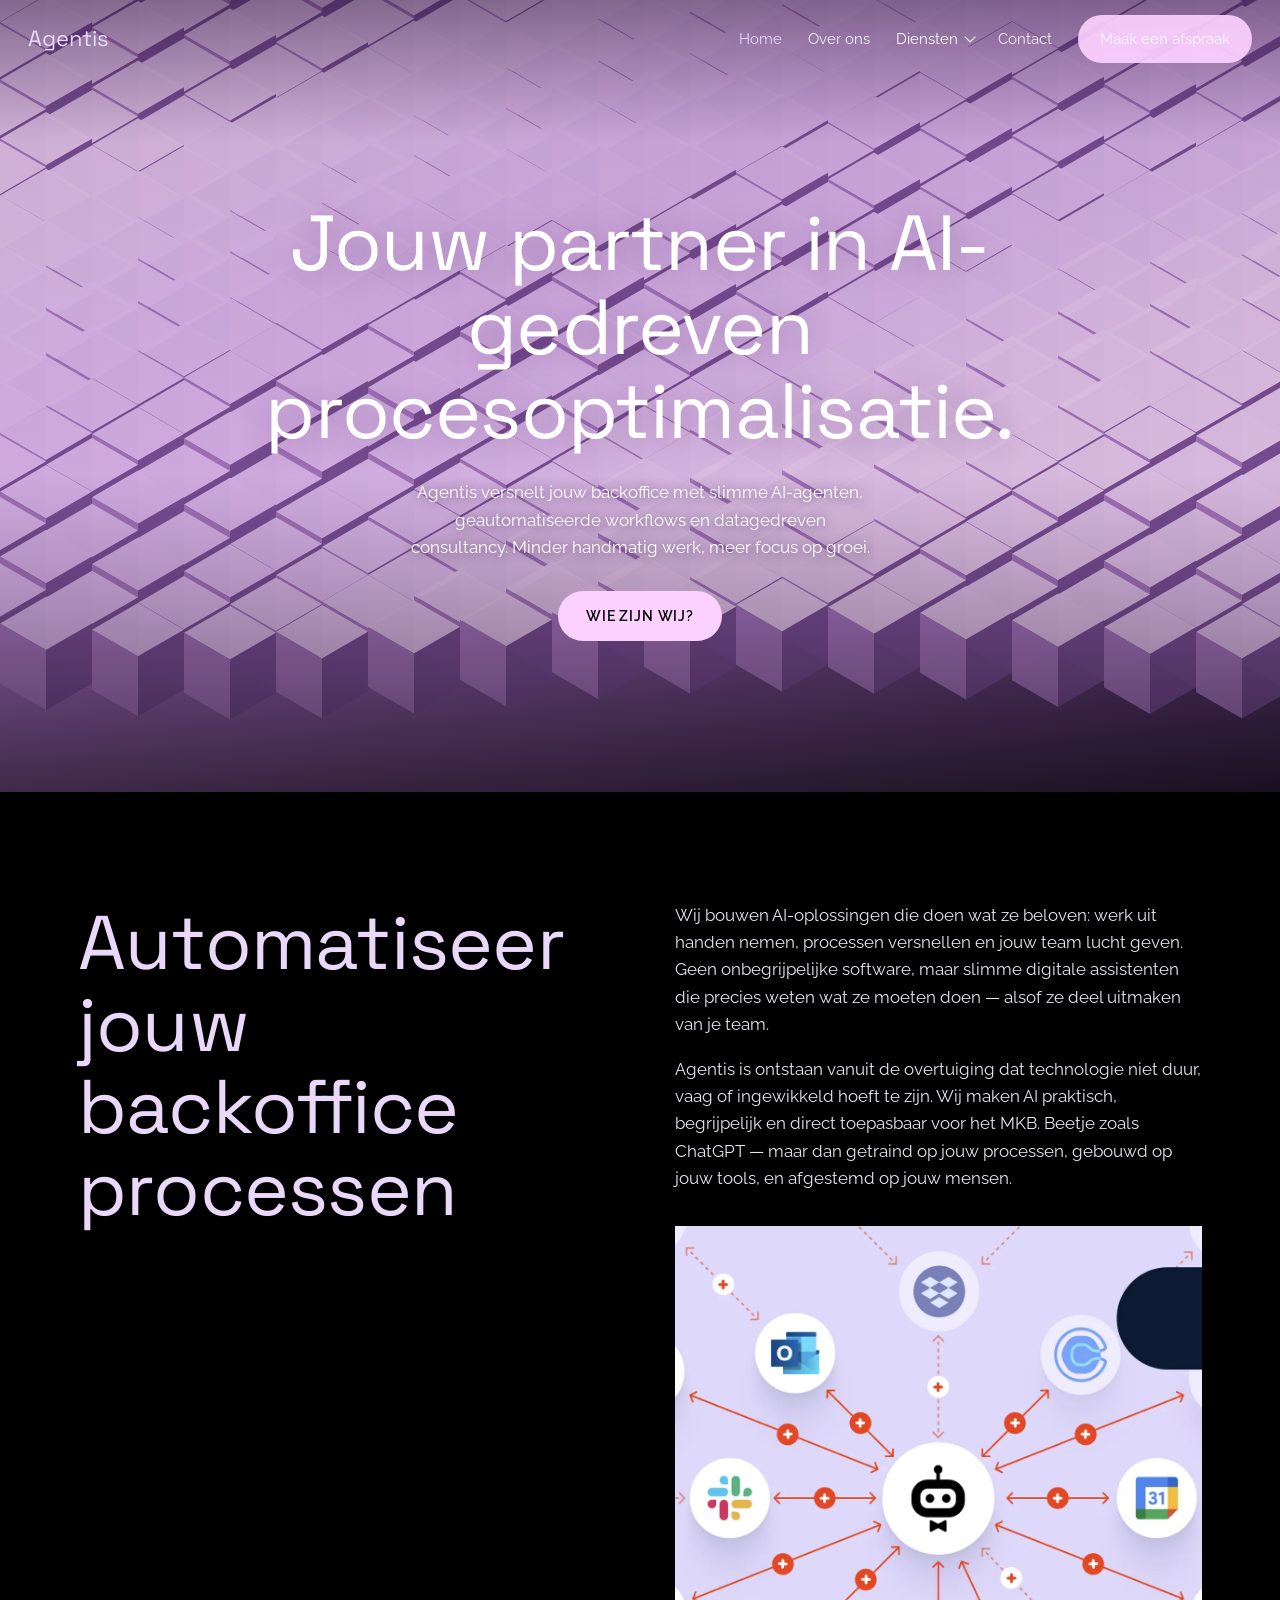
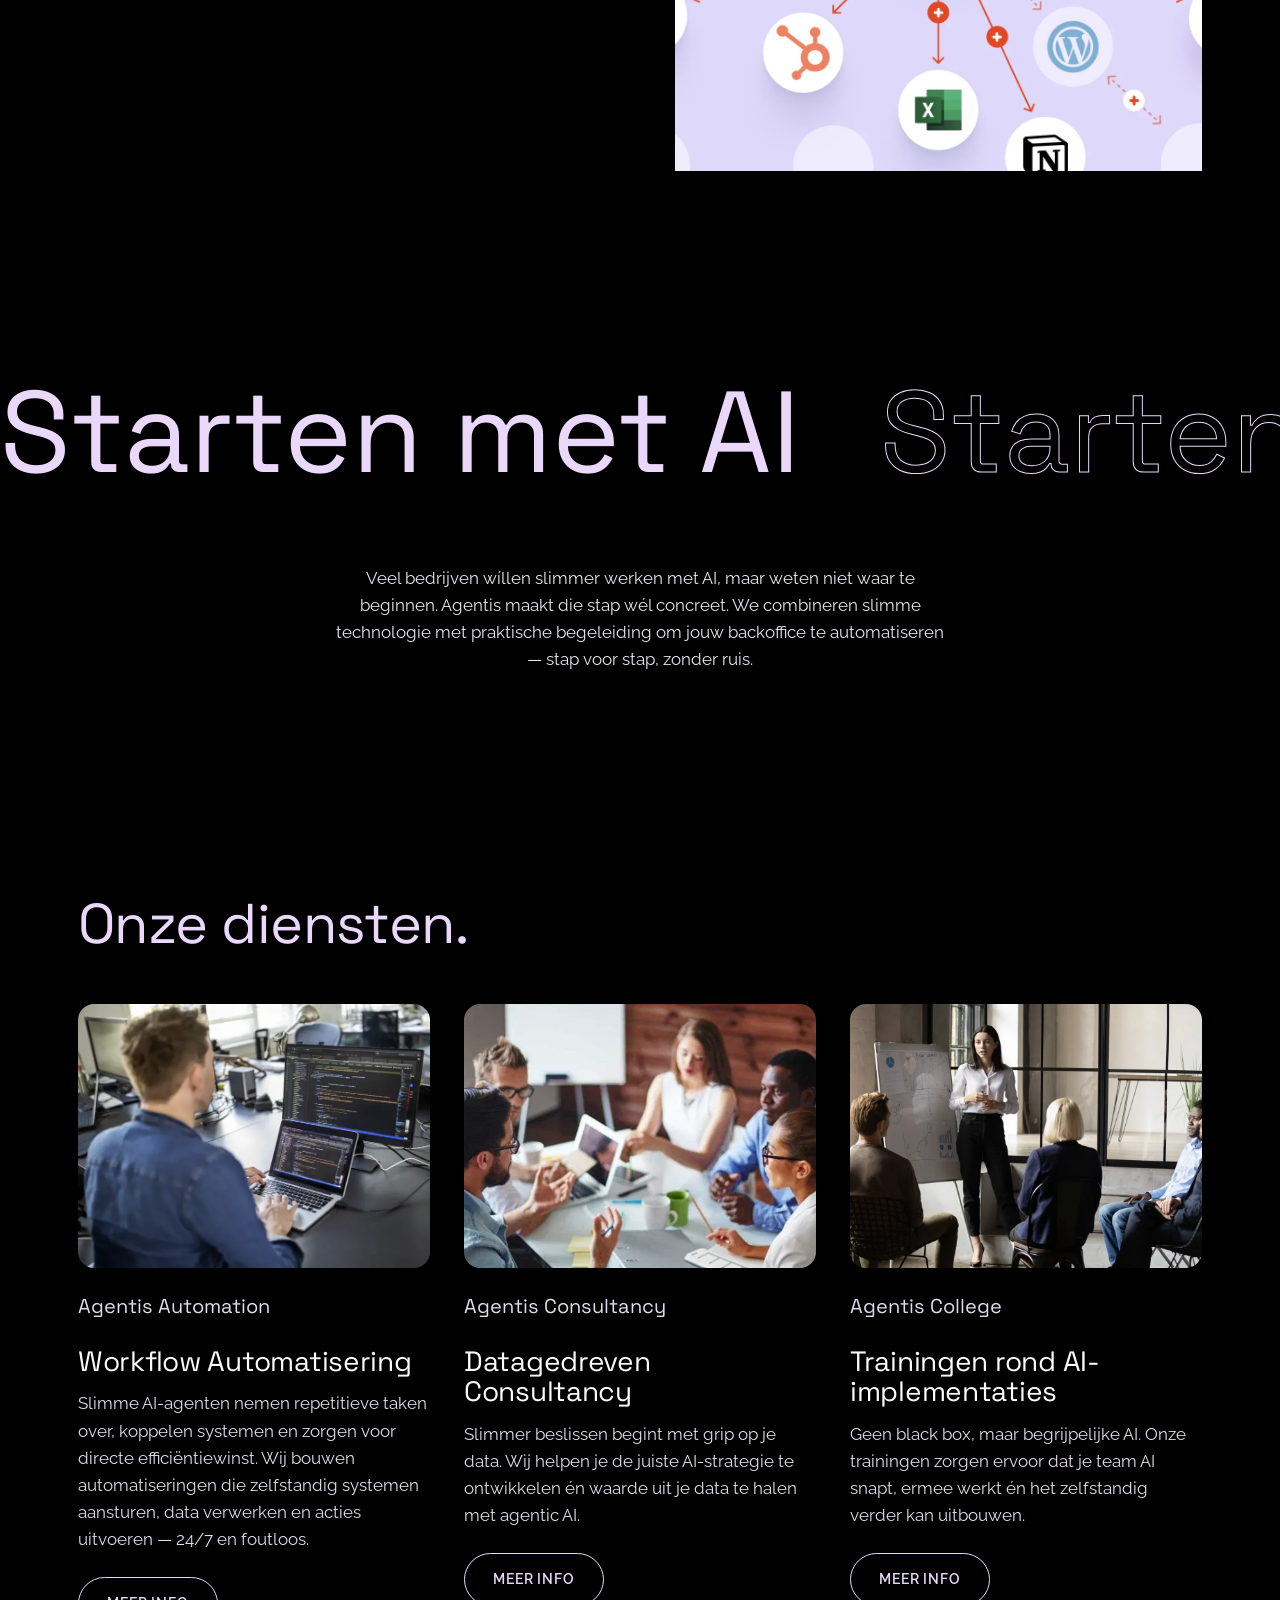
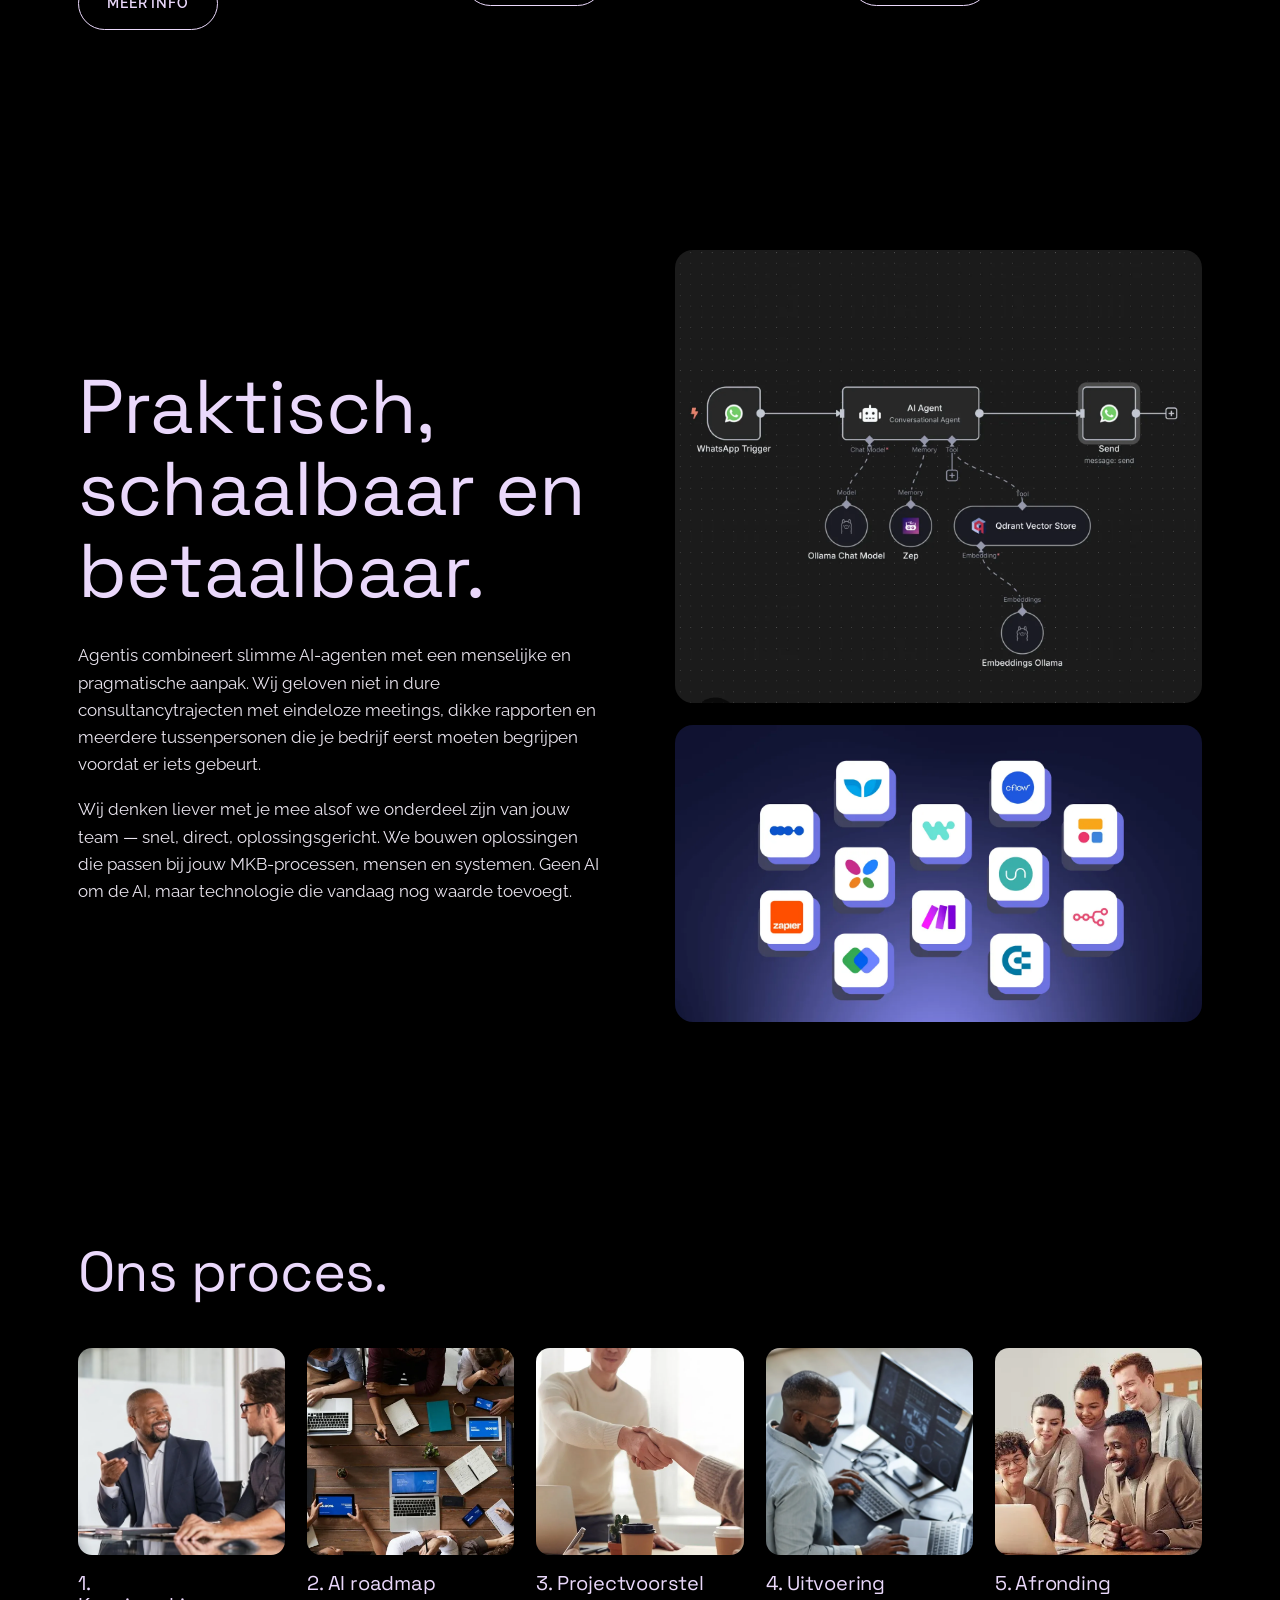
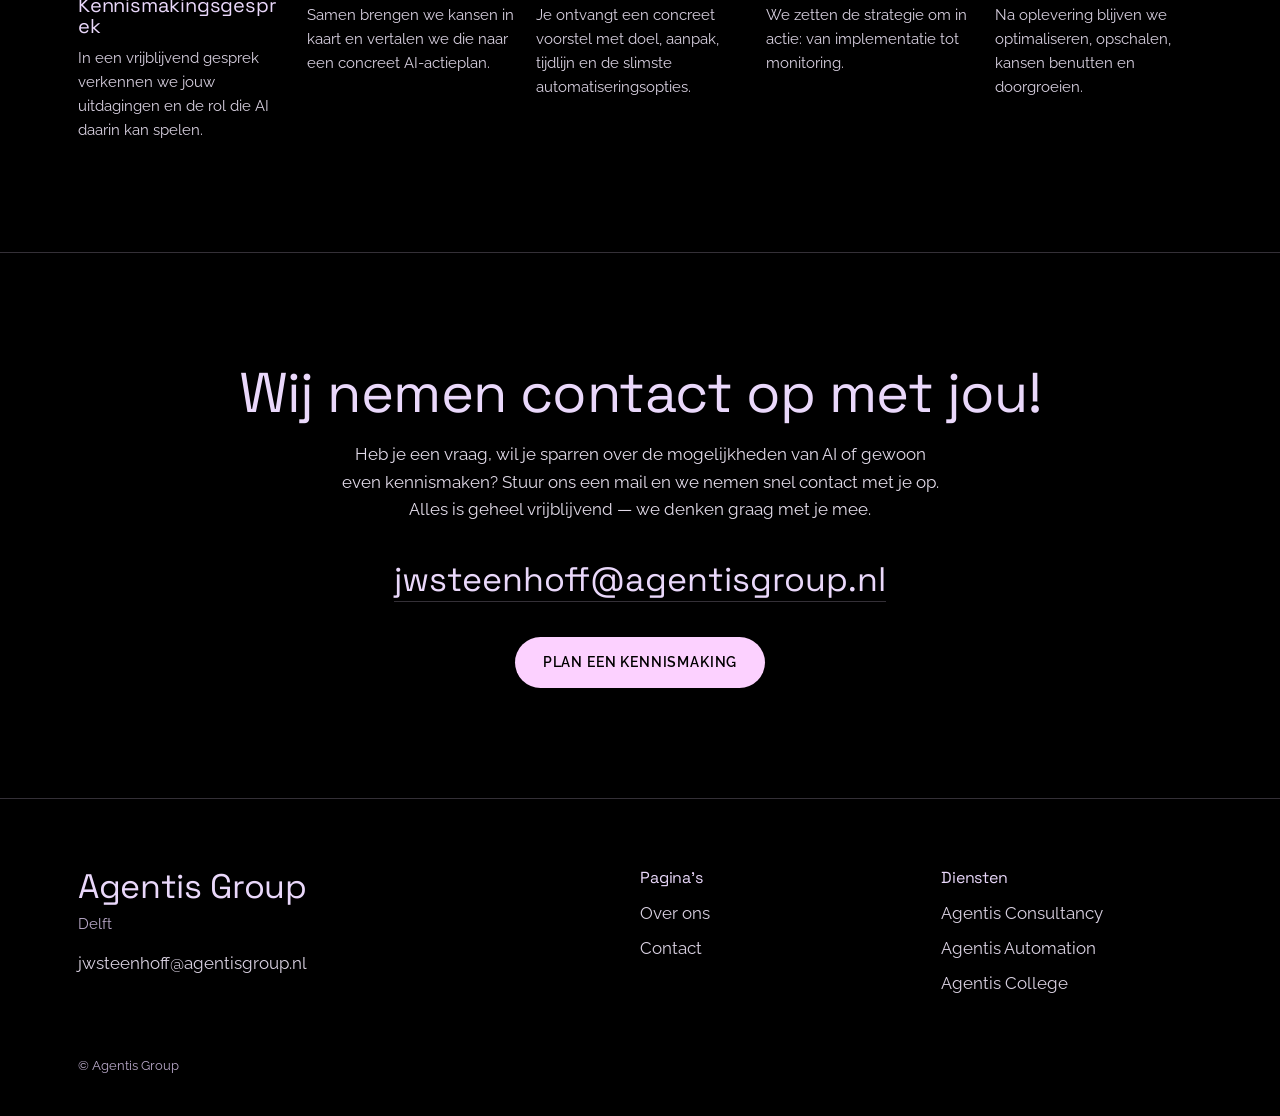
<file: index.html>
<!DOCTYPE html>
<html lang="nl"><head><meta charset="utf-8">
<meta name="viewport" content="width=device-width,initial-scale=1">
<title>Agentis</title>
<meta name="description" content="Agentis versnelt jouw backoffice met slimme AI-agenten, geautomatiseerde workflows en datagedreven consultancy.">
<meta property="og:title" content="Agentis"><meta property="og:description" content="Agentis versnelt jouw backoffice met slimme AI-agenten, geautomatiseerde workflows en datagedreven consultancy.">
<link rel="icon" href="/assets/favicon.svg" type="image/svg+xml">
<link rel="preconnect" href="https://fonts.googleapis.com"><link rel="preconnect" href="https://fonts.gstatic.com" crossorigin>
<link href="https://fonts.googleapis.com/css2?family=Raleway:wght@400;500;600&family=Space+Grotesk:wght@400;500&display=swap" rel="stylesheet">
<link rel="stylesheet" href="/assets/style.css">
</head><body>
<header class="site-header"><div class="wrap">
<a class="logo" href="/">Agentis</a>
<button class="burger" aria-label="Menu" aria-expanded="false"><span></span><span></span><span></span></button>
<nav class="main">
<a href="/" aria-current="page">Home</a>
<a href="/overons/">Over ons</a>
<div class="dropdown"><button type="button">Diensten</button><div class="menu">
<a href="/automation/">Agentis Automation</a>
<a href="/agentis-consultancy/">Agentis Consultancy</a>
<a href="/agentis-college/">Agentis College</a>
</div></div>
<a href="/contact/">Contact</a>
<a class="btn btn-nav" href="mailto:jwsteenhoff@agentisgroup.nl?subject=Kennismaking%20Agentis">Maak een afspraak</a>
</nav></div></header>
<main>

<section class="hero"><canvas id="iso" aria-hidden="true"></canvas><div class="wrap">
<h1>Jouw partner in AI-gedreven procesoptimalisatie.</h1>
<p>Agentis versnelt jouw backoffice met slimme AI-agenten, geautomatiseerde workflows en datagedreven consultancy. Minder handmatig werk, meer focus op groei.</p>
<a class="btn btn-pink" href="/overons/">Wie zijn wij?</a>
</div></section>

<section><div class="wrap split reveal">
<h2 class="big">Automatiseer jouw backoffice processen</h2>
<div class="prose">
<p>Wij bouwen AI-oplossingen die doen wat ze beloven: werk uit handen nemen, processen versnellen en jouw team lucht geven. Geen onbegrijpelijke software, maar slimme digitale assistenten die precies weten wat ze moeten doen — alsof ze deel uitmaken van je team.</p>
<p>Agentis is ontstaan vanuit de overtuiging dat technologie niet duur, vaag of ingewikkeld hoeft te zijn. Wij maken AI praktisch, begrijpelijk en direct toepasbaar voor het MKB. Beetje zoals ChatGPT — maar dan getraind op jouw processen, gebouwd op jouw tools, en afgestemd op jouw mensen.</p>
<div style="margin-top:34px"><img src="/img/home-01.webp" alt="AI-agent gekoppeld aan zakelijke tools" loading="lazy"></div>
</div></div></section>

<section style="padding-top:20px"><div class="marquee" aria-hidden="true"><div class="track">
<span>Starten met AI</span><span>Starten met AI</span><span>Starten met AI</span><span>Starten met AI</span><span>Starten met AI</span><span>Starten met AI</span><span>Starten met AI</span><span>Starten met AI</span>
</div></div>
<div class="wrap"><p class="lead-center reveal">Veel bedrijven wíllen slimmer werken met AI, maar weten niet waar te beginnen. Agentis maakt die stap wél concreet. We combineren slimme technologie met praktische begeleiding om jouw backoffice te automatiseren — stap voor stap, zonder ruis.</p></div></section>

<section><div class="wrap">
<h2 class="h2 reveal">Onze diensten.</h2>
<div class="cards">
<article class="card reveal"><img src="/img/home-02.webp" alt="Workflow automatisering" loading="lazy"><p class="eyebrow">Agentis Automation</p><h3>Workflow Automatisering</h3><p>Slimme AI-agenten nemen repetitieve taken over, koppelen systemen en zorgen voor directe efficiëntiewinst. Wij bouwen automatiseringen die zelfstandig systemen aansturen, data verwerken en acties uitvoeren — 24/7 en foutloos.</p><a class="btn btn-line" href="/automation/">Meer info</a></article>
<article class="card reveal"><img src="/img/home-03.webp" alt="Data-analyse op een scherm" loading="lazy"><p class="eyebrow">Agentis Consultancy</p><h3>Datagedreven Consultancy</h3><p>Slimmer beslissen begint met grip op je data. Wij helpen je de juiste AI-strategie te ontwikkelen én waarde uit je data te halen met agentic AI.</p><a class="btn btn-line" href="/agentis-consultancy/">Meer info</a></article>
<article class="card reveal"><img src="/img/home-04.webp" alt="Training over AI" loading="lazy"><p class="eyebrow">Agentis College</p><h3>Trainingen rond AI-implementaties</h3><p>Geen black box, maar begrijpelijke AI. Onze trainingen zorgen ervoor dat je team AI snapt, ermee werkt én het zelfstandig verder kan uitbouwen.</p><a class="btn btn-line" href="/agentis-college/">Meer info</a></article>
</div></div></section>

<section><div class="wrap split center reveal">
<div><h2 class="big" style="margin-bottom:30px">Praktisch, schaalbaar en betaalbaar.</h2>
<div class="prose"><p>Agentis combineert slimme AI-agenten met een menselijke en pragmatische aanpak. Wij geloven niet in dure consultancytrajecten met eindeloze meetings, dikke rapporten en meerdere tussenpersonen die je bedrijf eerst moeten begrijpen voordat er iets gebeurt.</p>
<p>Wij denken liever met je mee alsof we onderdeel zijn van jouw team — snel, direct, oplossingsgericht. We bouwen oplossingen die passen bij jouw MKB-processen, mensen en systemen. Geen AI om de AI, maar technologie die vandaag nog waarde toevoegt.</p></div></div>
<div style="display:grid;gap:22px"><img class="rounded" src="/img/home-05.webp" alt="Voorbeeld van een AI-workflow" loading="lazy"><img class="rounded" src="/img/home-06.webp" alt="Automatiseringstools" loading="lazy"></div>
</div></section>

<section><div class="wrap">
<h2 class="h2 reveal">Ons proces.</h2>
<div class="steps">
<div class="step reveal"><img src="/img/home-07.webp" alt="1. Kennismakingsgesprek" loading="lazy"><h3>1. Kennismakingsgesprek</h3><p>In een vrijblijvend gesprek verkennen we jouw uitdagingen en de rol die AI daarin kan spelen.</p></div><div class="step reveal"><img src="/img/home-08.webp" alt="2. AI roadmap" loading="lazy"><h3>2. AI roadmap</h3><p>Samen brengen we kansen in kaart en vertalen we die naar een concreet AI-actieplan.</p></div><div class="step reveal"><img src="/img/home-09.webp" alt="3. Projectvoorstel" loading="lazy"><h3>3. Projectvoorstel</h3><p>Je ontvangt een concreet voorstel met doel, aanpak, tijdlijn en de slimste automatiseringsopties.</p></div><div class="step reveal"><img src="/img/home-10.webp" alt="4. Uitvoering" loading="lazy"><h3>4. Uitvoering</h3><p>We zetten de strategie om in actie: van implementatie tot monitoring.</p></div><div class="step reveal"><img src="/img/home-11.webp" alt="5. Afronding" loading="lazy"><h3>5. Afronding</h3><p>Na oplevering blijven we optimaliseren, opschalen, kansen benutten en doorgroeien.</p></div>
</div></div></section>
<section class="cta"><div class="wrap reveal">
<h2 class="h2">Wij nemen contact op met jou!</h2><p>Heb je een vraag, wil je sparren over de mogelijkheden van AI of gewoon even kennismaken? Stuur ons een mail en we nemen snel contact met je op. Alles is geheel vrijblijvend — we denken graag met je mee.</p>
<a class="mail" href="mailto:jwsteenhoff@agentisgroup.nl">jwsteenhoff@agentisgroup.nl</a>
<div class="actions"><a class="btn btn-pink" href="mailto:jwsteenhoff@agentisgroup.nl?subject=Kennismaking%20Agentis">Plan een kennismaking</a></div>
</div></section>

</main>
<footer><div class="wrap"><div class="grid">
<div><h2>Agentis Group</h2><p class="note">Delft</p><p style="margin-top:14px"><a href="mailto:jwsteenhoff@agentisgroup.nl">jwsteenhoff@agentisgroup.nl</a></p></div>
<div><h4>Pagina’s</h4><ul><li><a href="/overons/">Over ons</a></li><li><a href="/contact/">Contact</a></li></ul></div>
<div><h4>Diensten</h4><ul><li><a href="/agentis-consultancy/">Agentis Consultancy</a></li><li><a href="/automation/">Agentis Automation</a></li><li><a href="/agentis-college/">Agentis College</a></li></ul></div>
</div><p class="legal">© Agentis Group</p></div></footer>
<script src="/assets/site.js"></script>
</body></html>
</file>
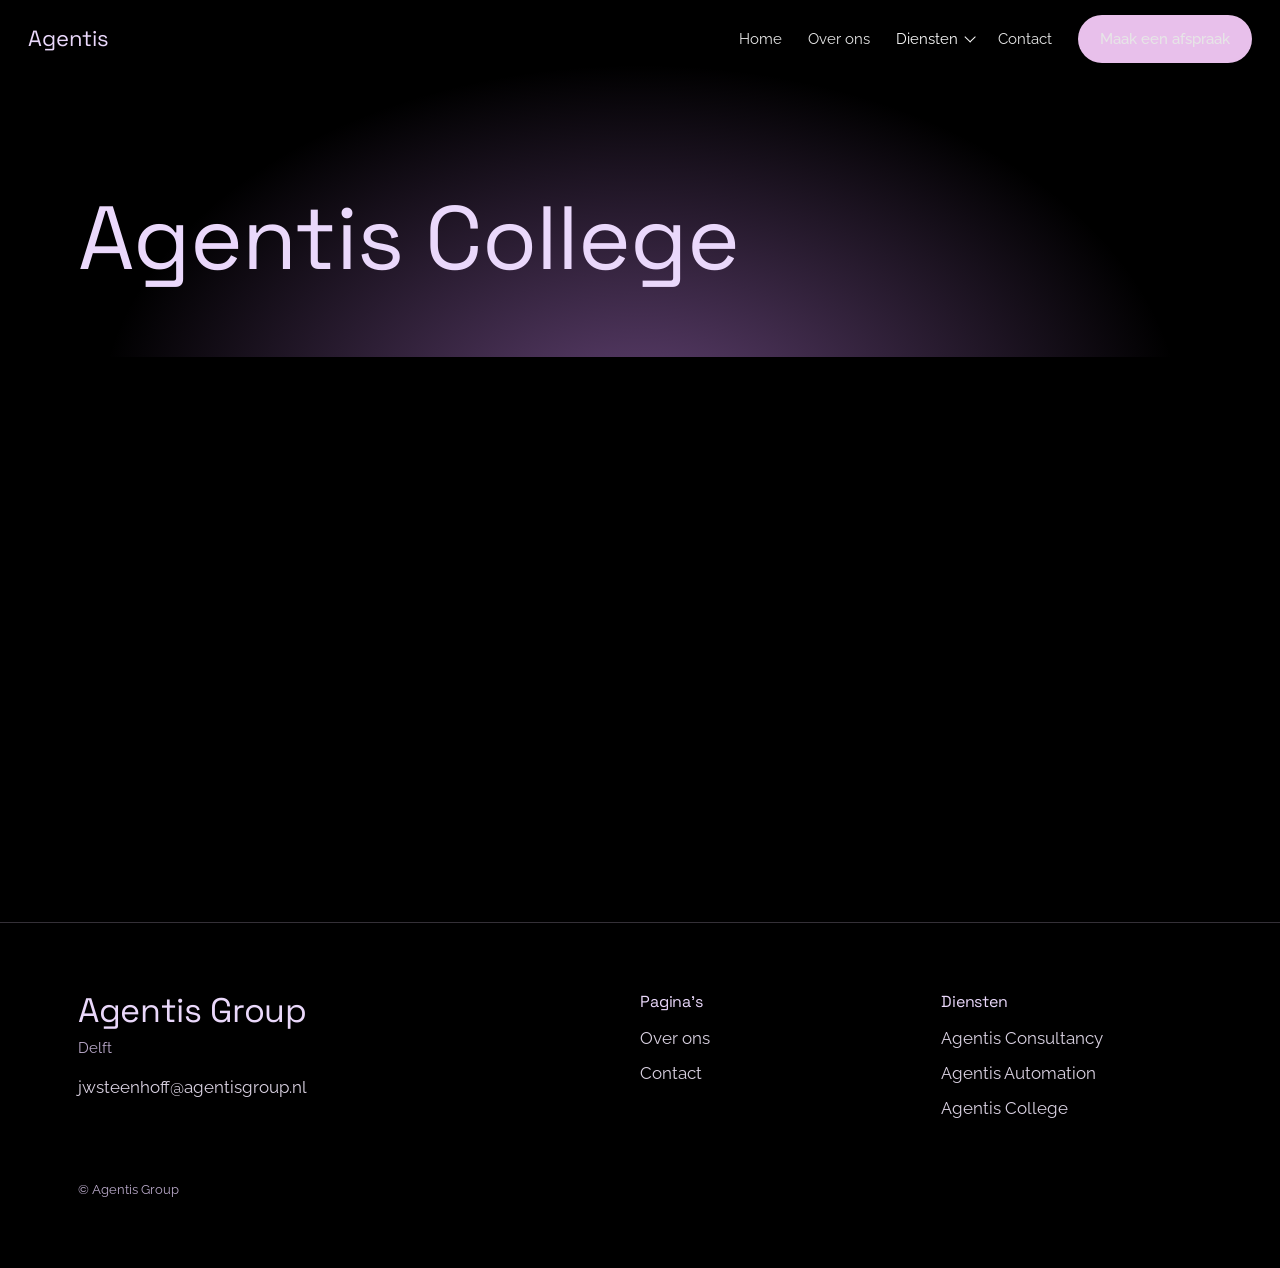
<file: agentis-collage/index.html>
<!DOCTYPE html><html lang="nl"><head><meta charset="utf-8"><title>Agentis</title>
<meta http-equiv="refresh" content="0; url=/agentis-college/"><link rel="canonical" href="/agentis-college/"></head>
<body><a href="/agentis-college/">Ga verder</a></body></html>
</file>
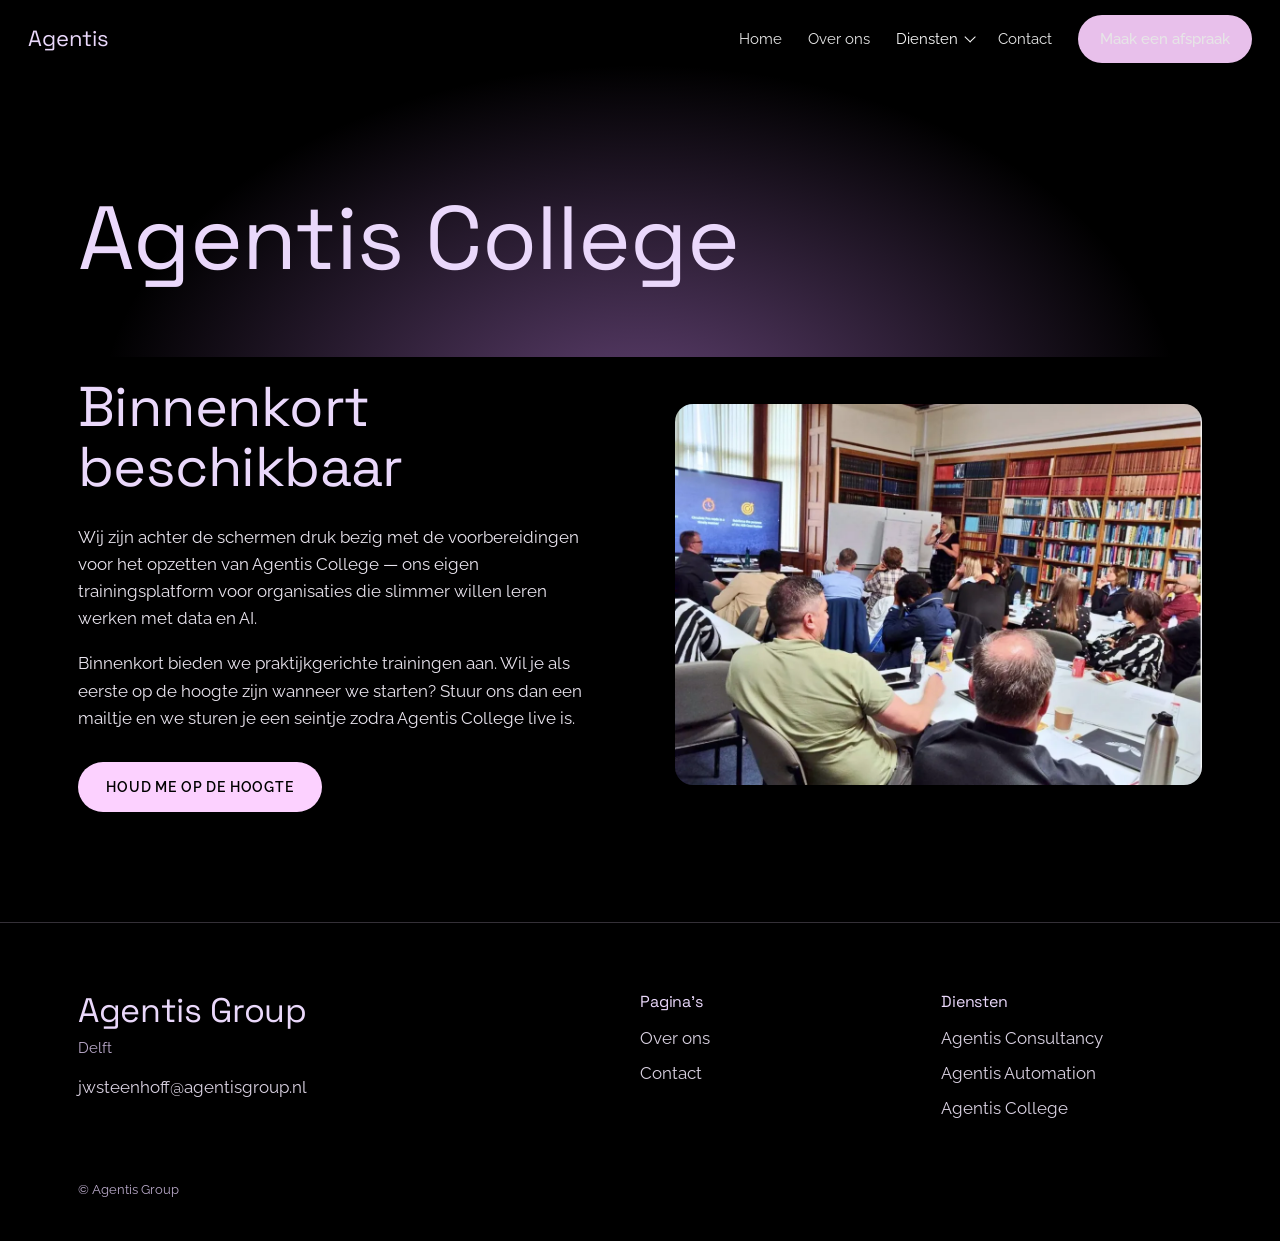
<file: agentis-college/index.html>
<!DOCTYPE html>
<html lang="nl"><head><meta charset="utf-8">
<meta name="viewport" content="width=device-width,initial-scale=1">
<title>Agentis College — Agentis</title>
<meta name="description" content="Praktijkgerichte trainingen over data en AI. Binnenkort beschikbaar.">
<meta property="og:title" content="Agentis College — Agentis"><meta property="og:description" content="Praktijkgerichte trainingen over data en AI. Binnenkort beschikbaar.">
<link rel="icon" href="/assets/favicon.svg" type="image/svg+xml">
<link rel="preconnect" href="https://fonts.googleapis.com"><link rel="preconnect" href="https://fonts.gstatic.com" crossorigin>
<link href="https://fonts.googleapis.com/css2?family=Raleway:wght@400;500;600&family=Space+Grotesk:wght@400;500&display=swap" rel="stylesheet">
<link rel="stylesheet" href="/assets/style.css">
</head><body>
<header class="site-header"><div class="wrap">
<a class="logo" href="/">Agentis</a>
<button class="burger" aria-label="Menu" aria-expanded="false"><span></span><span></span><span></span></button>
<nav class="main">
<a href="/">Home</a>
<a href="/overons/">Over ons</a>
<div class="dropdown"><button type="button">Diensten</button><div class="menu">
<a href="/automation/">Agentis Automation</a>
<a href="/agentis-consultancy/">Agentis Consultancy</a>
<a href="/agentis-college/" aria-current="page">Agentis College</a>
</div></div>
<a href="/contact/">Contact</a>
<a class="btn btn-nav" href="mailto:jwsteenhoff@agentisgroup.nl?subject=Kennismaking%20Agentis">Maak een afspraak</a>
</nav></div></header>
<main>

<section class="page-hero"><div class="wrap"><h1>Agentis College</h1></div></section>
<section style="padding-top:20px"><div class="wrap split center reveal">
<div><h2 class="h2">Binnenkort beschikbaar</h2><div class="prose">
<p>Wij zijn achter de schermen druk bezig met de voorbereidingen voor het opzetten van Agentis College — ons eigen trainingsplatform voor organisaties die slimmer willen leren werken met data en AI.</p>
<p>Binnenkort bieden we praktijkgerichte trainingen aan. Wil je als eerste op de hoogte zijn wanneer we starten? Stuur ons dan een mailtje en we sturen je een seintje zodra Agentis College live is.</p></div>
<div style="margin-top:30px"><a class="btn btn-pink" href="mailto:jwsteenhoff@agentisgroup.nl?subject=Agentis%20College%20%E2%80%93%20houd%20me%20op%20de%20hoogte">Houd me op de hoogte</a></div></div>
<img class="rounded" src="/img/agentis-college-01.webp" alt="Training in een collegezaal" loading="lazy">
</div></section>

</main>
<footer><div class="wrap"><div class="grid">
<div><h2>Agentis Group</h2><p class="note">Delft</p><p style="margin-top:14px"><a href="mailto:jwsteenhoff@agentisgroup.nl">jwsteenhoff@agentisgroup.nl</a></p></div>
<div><h4>Pagina’s</h4><ul><li><a href="/overons/">Over ons</a></li><li><a href="/contact/">Contact</a></li></ul></div>
<div><h4>Diensten</h4><ul><li><a href="/agentis-consultancy/">Agentis Consultancy</a></li><li><a href="/automation/">Agentis Automation</a></li><li><a href="/agentis-college/">Agentis College</a></li></ul></div>
</div><p class="legal">© Agentis Group</p></div></footer>
<script src="/assets/site.js"></script>
</body></html>
</file>
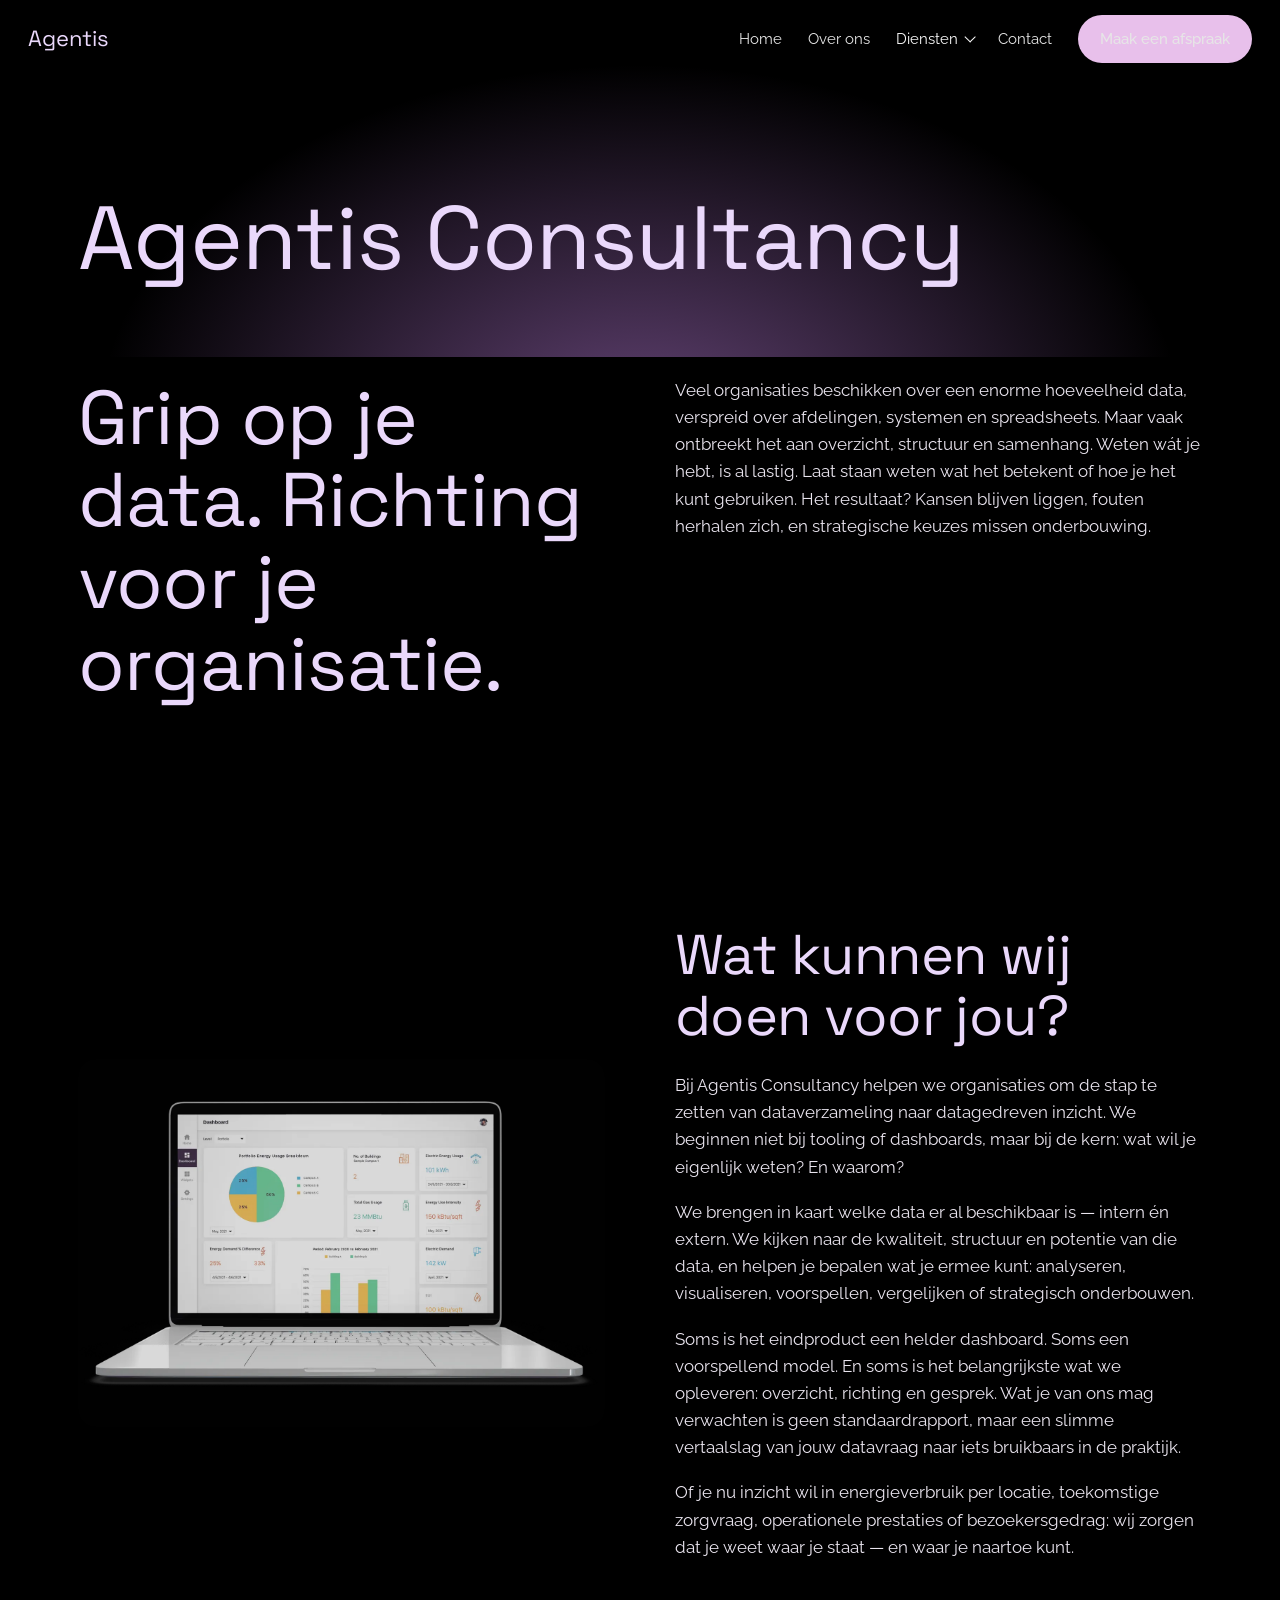
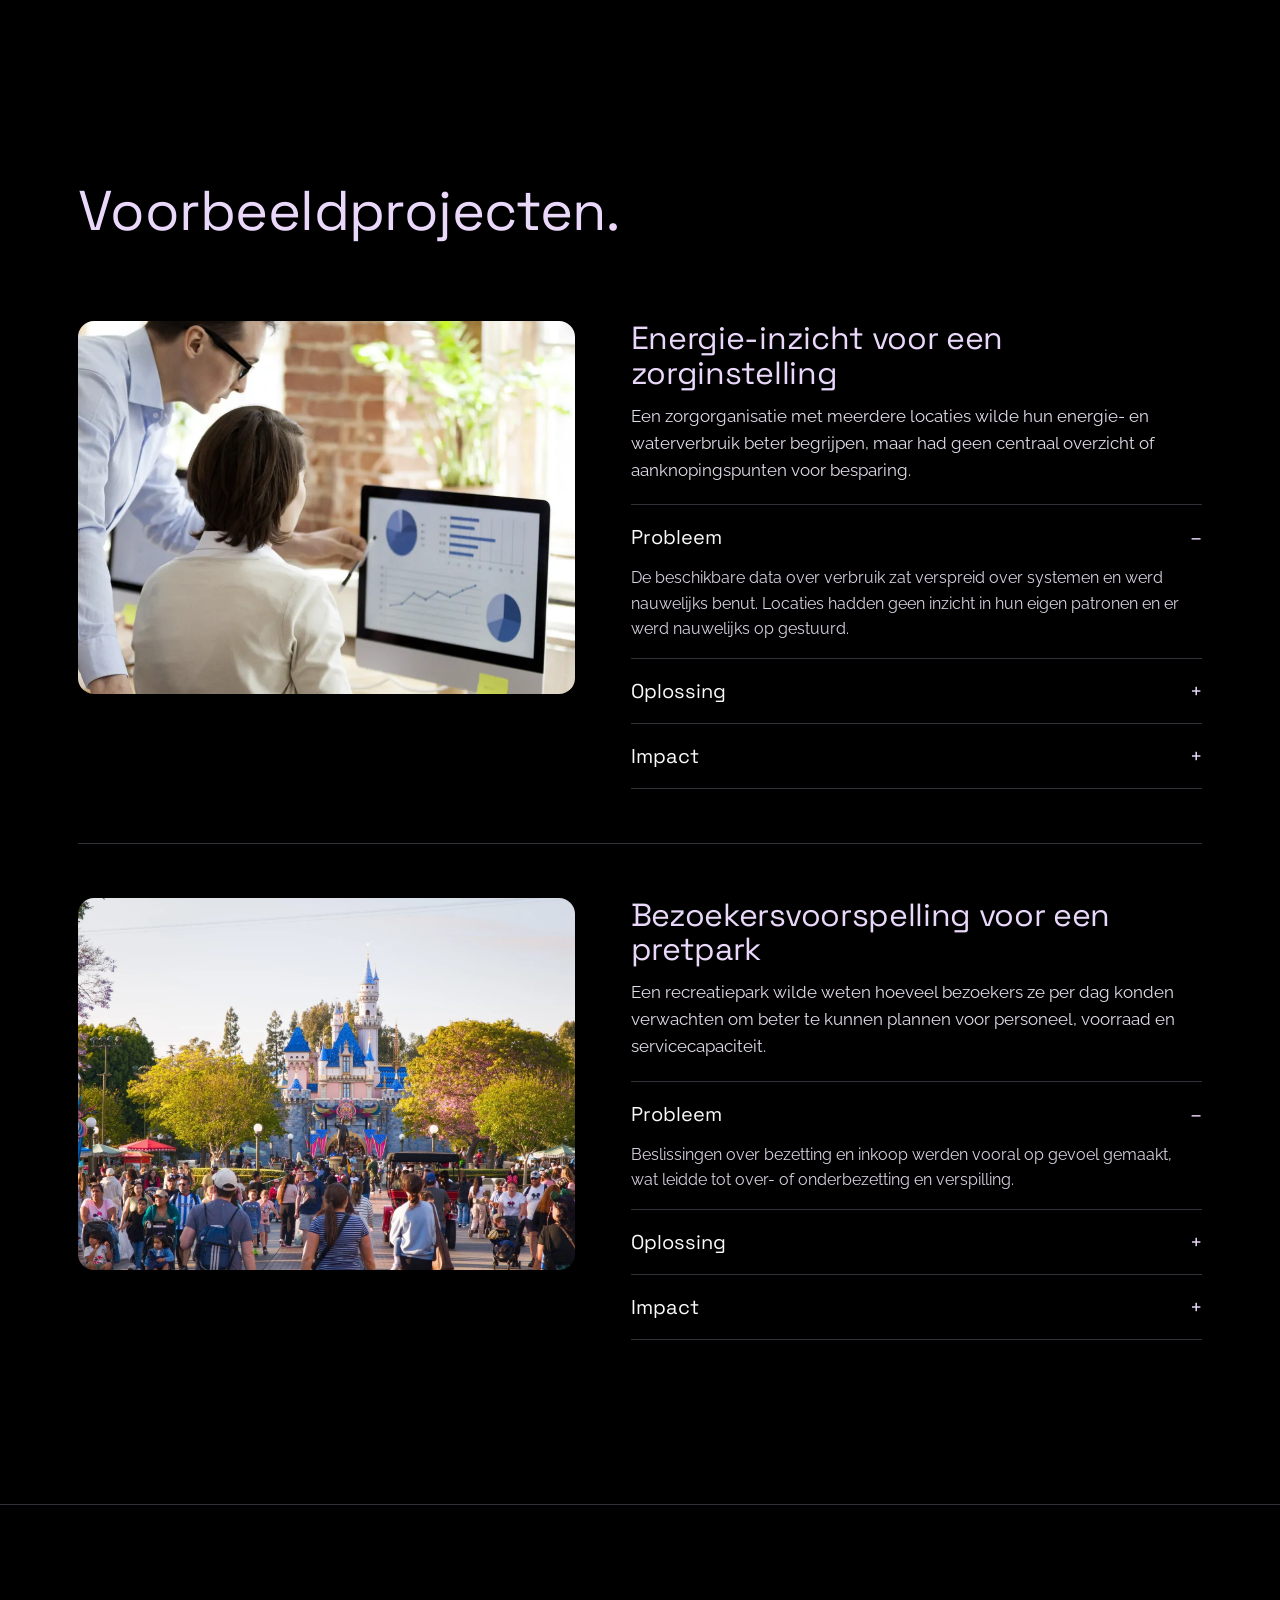
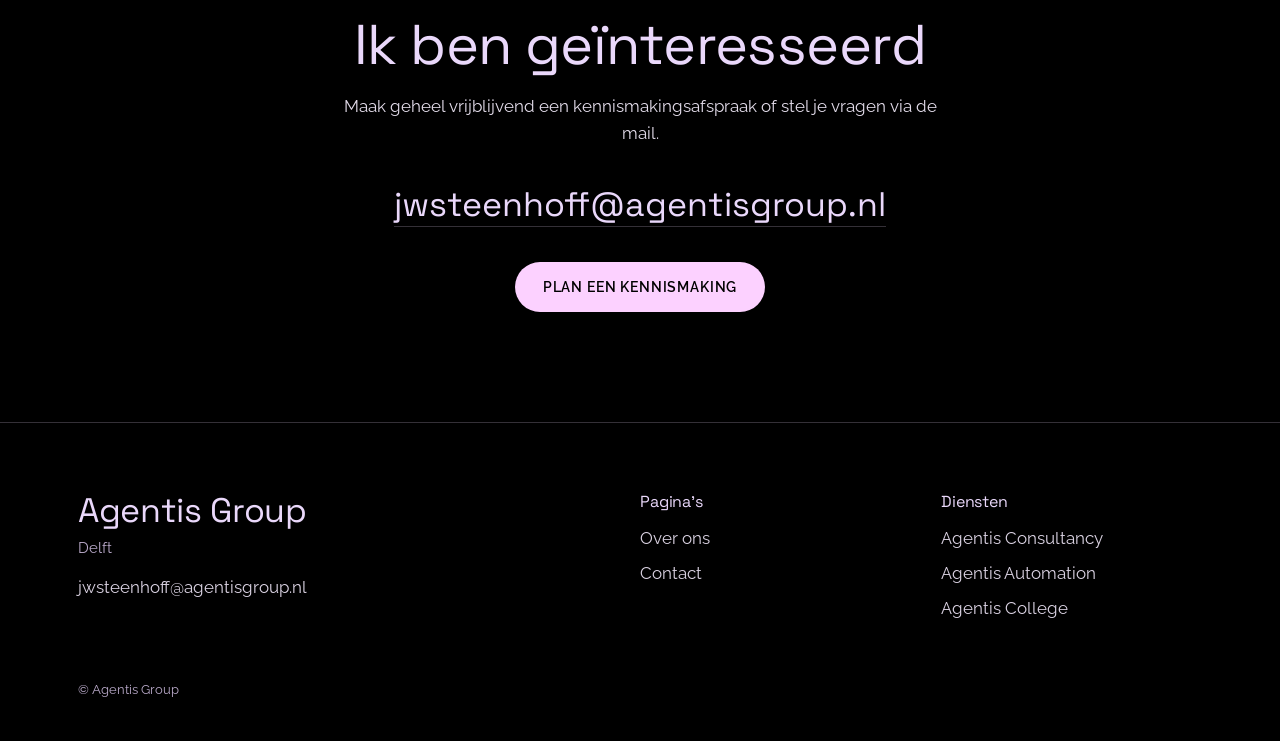
<file: agentis-consultancy/index.html>
<!DOCTYPE html>
<html lang="nl"><head><meta charset="utf-8">
<meta name="viewport" content="width=device-width,initial-scale=1">
<title>Agentis Consultancy — Agentis</title>
<meta name="description" content="Grip op je data, richting voor je organisatie.">
<meta property="og:title" content="Agentis Consultancy — Agentis"><meta property="og:description" content="Grip op je data, richting voor je organisatie.">
<link rel="icon" href="/assets/favicon.svg" type="image/svg+xml">
<link rel="preconnect" href="https://fonts.googleapis.com"><link rel="preconnect" href="https://fonts.gstatic.com" crossorigin>
<link href="https://fonts.googleapis.com/css2?family=Raleway:wght@400;500;600&family=Space+Grotesk:wght@400;500&display=swap" rel="stylesheet">
<link rel="stylesheet" href="/assets/style.css">
</head><body>
<header class="site-header"><div class="wrap">
<a class="logo" href="/">Agentis</a>
<button class="burger" aria-label="Menu" aria-expanded="false"><span></span><span></span><span></span></button>
<nav class="main">
<a href="/">Home</a>
<a href="/overons/">Over ons</a>
<div class="dropdown"><button type="button">Diensten</button><div class="menu">
<a href="/automation/">Agentis Automation</a>
<a href="/agentis-consultancy/" aria-current="page">Agentis Consultancy</a>
<a href="/agentis-college/">Agentis College</a>
</div></div>
<a href="/contact/">Contact</a>
<a class="btn btn-nav" href="mailto:jwsteenhoff@agentisgroup.nl?subject=Kennismaking%20Agentis">Maak een afspraak</a>
</nav></div></header>
<main>

<section class="page-hero"><div class="wrap"><h1>Agentis Consultancy</h1></div></section>
<section style="padding-top:20px"><div class="wrap split reveal">
<h2 class="big">Grip op je data. Richting voor je organisatie.</h2>
<div class="prose"><p>Veel organisaties beschikken over een enorme hoeveelheid data, verspreid over afdelingen, systemen en spreadsheets. Maar vaak ontbreekt het aan overzicht, structuur en samenhang. Weten wát je hebt, is al lastig. Laat staan weten wat het betekent of hoe je het kunt gebruiken. Het resultaat? Kansen blijven liggen, fouten herhalen zich, en strategische keuzes missen onderbouwing.</p></div>
</div></section>

<section><div class="wrap split center reveal">
<img class="rounded" src="/img/agentis-consultancy-01.webp" alt="Dashboard op een laptop" loading="lazy">
<div><h2 class="h2">Wat kunnen wij doen voor jou?</h2><div class="prose">
<p>Bij Agentis Consultancy helpen we organisaties om de stap te zetten van dataverzameling naar datagedreven inzicht. We beginnen niet bij tooling of dashboards, maar bij de kern: wat wil je eigenlijk weten? En waarom?</p>
<p>We brengen in kaart welke data er al beschikbaar is — intern én extern. We kijken naar de kwaliteit, structuur en potentie van die data, en helpen je bepalen wat je ermee kunt: analyseren, visualiseren, voorspellen, vergelijken of strategisch onderbouwen.</p>
<p>Soms is het eindproduct een helder dashboard. Soms een voorspellend model. En soms is het belangrijkste wat we opleveren: overzicht, richting en gesprek. Wat je van ons mag verwachten is geen standaardrapport, maar een slimme vertaalslag van jouw datavraag naar iets bruikbaars in de praktijk.</p>
<p>Of je nu inzicht wil in energieverbruik per locatie, toekomstige zorgvraag, operationele prestaties of bezoekersgedrag: wij zorgen dat je weet waar je staat — en waar je naartoe kunt.</p></div></div>
</div></section>

<section><div class="wrap">
<h2 class="h2 reveal">Voorbeeldprojecten.</h2>
<div class="project reveal"><img src="/img/agentis-consultancy-02.webp" alt="Energie-inzicht voor een zorginstelling" loading="lazy"><div><h3>Energie-inzicht voor een zorginstelling</h3><p>Een zorgorganisatie met meerdere locaties wilde hun energie- en waterverbruik beter begrijpen, maar had geen centraal overzicht of aanknopingspunten voor besparing.</p>
<details open><summary>Probleem</summary><p>De beschikbare data over verbruik zat verspreid over systemen en werd nauwelijks benut. Locaties hadden geen inzicht in hun eigen patronen en er werd nauwelijks op gestuurd.</p></details>
<details><summary>Oplossing</summary><p>We brachten eerst de huidige datasituatie in kaart. Vervolgens bouwden we een dashboard dat per locatie realtime inzicht geeft in water-, energie- en warmteverbruik, inclusief piekdetectie en slimme analyses.</p></details>
<details><summary>Impact</summary><p>Locaties kregen voor het eerst zicht op hun eigen verbruik en konden actief reageren. Het dashboard bracht inhoudelijke gesprekken op gang (“waarom die piek elke vrijdag om 12:00?”) en maakte energiegedrag bespreekbaar op strategisch niveau.</p></details></div></div>
<div class="project reveal"><img src="/img/agentis-consultancy-03.webp" alt="Bezoekersvoorspelling voor een pretpark" loading="lazy"><div><h3>Bezoekersvoorspelling voor een pretpark</h3><p>Een recreatiepark wilde weten hoeveel bezoekers ze per dag konden verwachten om beter te kunnen plannen voor personeel, voorraad en servicecapaciteit.</p>
<details open><summary>Probleem</summary><p>Beslissingen over bezetting en inkoop werden vooral op gevoel gemaakt, wat leidde tot over- of onderbezetting en verspilling.</p></details>
<details><summary>Oplossing</summary><p>We bouwden een voorspellend model op basis van interne bezoekersdata, weerinformatie, vakantieperiodes en dagtypes. De uitkomsten werden gevisualiseerd in een overzichtelijk dashboard dat eenvoudig door het team gebruikt kon worden.</p></details>
<details><summary>Impact</summary><p>Het park kreeg grip op de dagen die eraan kwamen. Planning werd proactief in plaats van reactief, en het team kon sneller schakelen zonder afhankelijk te zijn van losse Excel-bestanden.</p></details></div></div>
</div></section>
<section class="cta"><div class="wrap reveal">
<h2 class="h2">Ik ben geïnteresseerd</h2><p>Maak geheel vrijblijvend een kennismakingsafspraak of stel je vragen via de mail.</p>
<a class="mail" href="mailto:jwsteenhoff@agentisgroup.nl">jwsteenhoff@agentisgroup.nl</a>
<div class="actions"><a class="btn btn-pink" href="mailto:jwsteenhoff@agentisgroup.nl?subject=Kennismaking%20Agentis">Plan een kennismaking</a></div>
</div></section>

</main>
<footer><div class="wrap"><div class="grid">
<div><h2>Agentis Group</h2><p class="note">Delft</p><p style="margin-top:14px"><a href="mailto:jwsteenhoff@agentisgroup.nl">jwsteenhoff@agentisgroup.nl</a></p></div>
<div><h4>Pagina’s</h4><ul><li><a href="/overons/">Over ons</a></li><li><a href="/contact/">Contact</a></li></ul></div>
<div><h4>Diensten</h4><ul><li><a href="/agentis-consultancy/">Agentis Consultancy</a></li><li><a href="/automation/">Agentis Automation</a></li><li><a href="/agentis-college/">Agentis College</a></li></ul></div>
</div><p class="legal">© Agentis Group</p></div></footer>
<script src="/assets/site.js"></script>
</body></html>
</file>
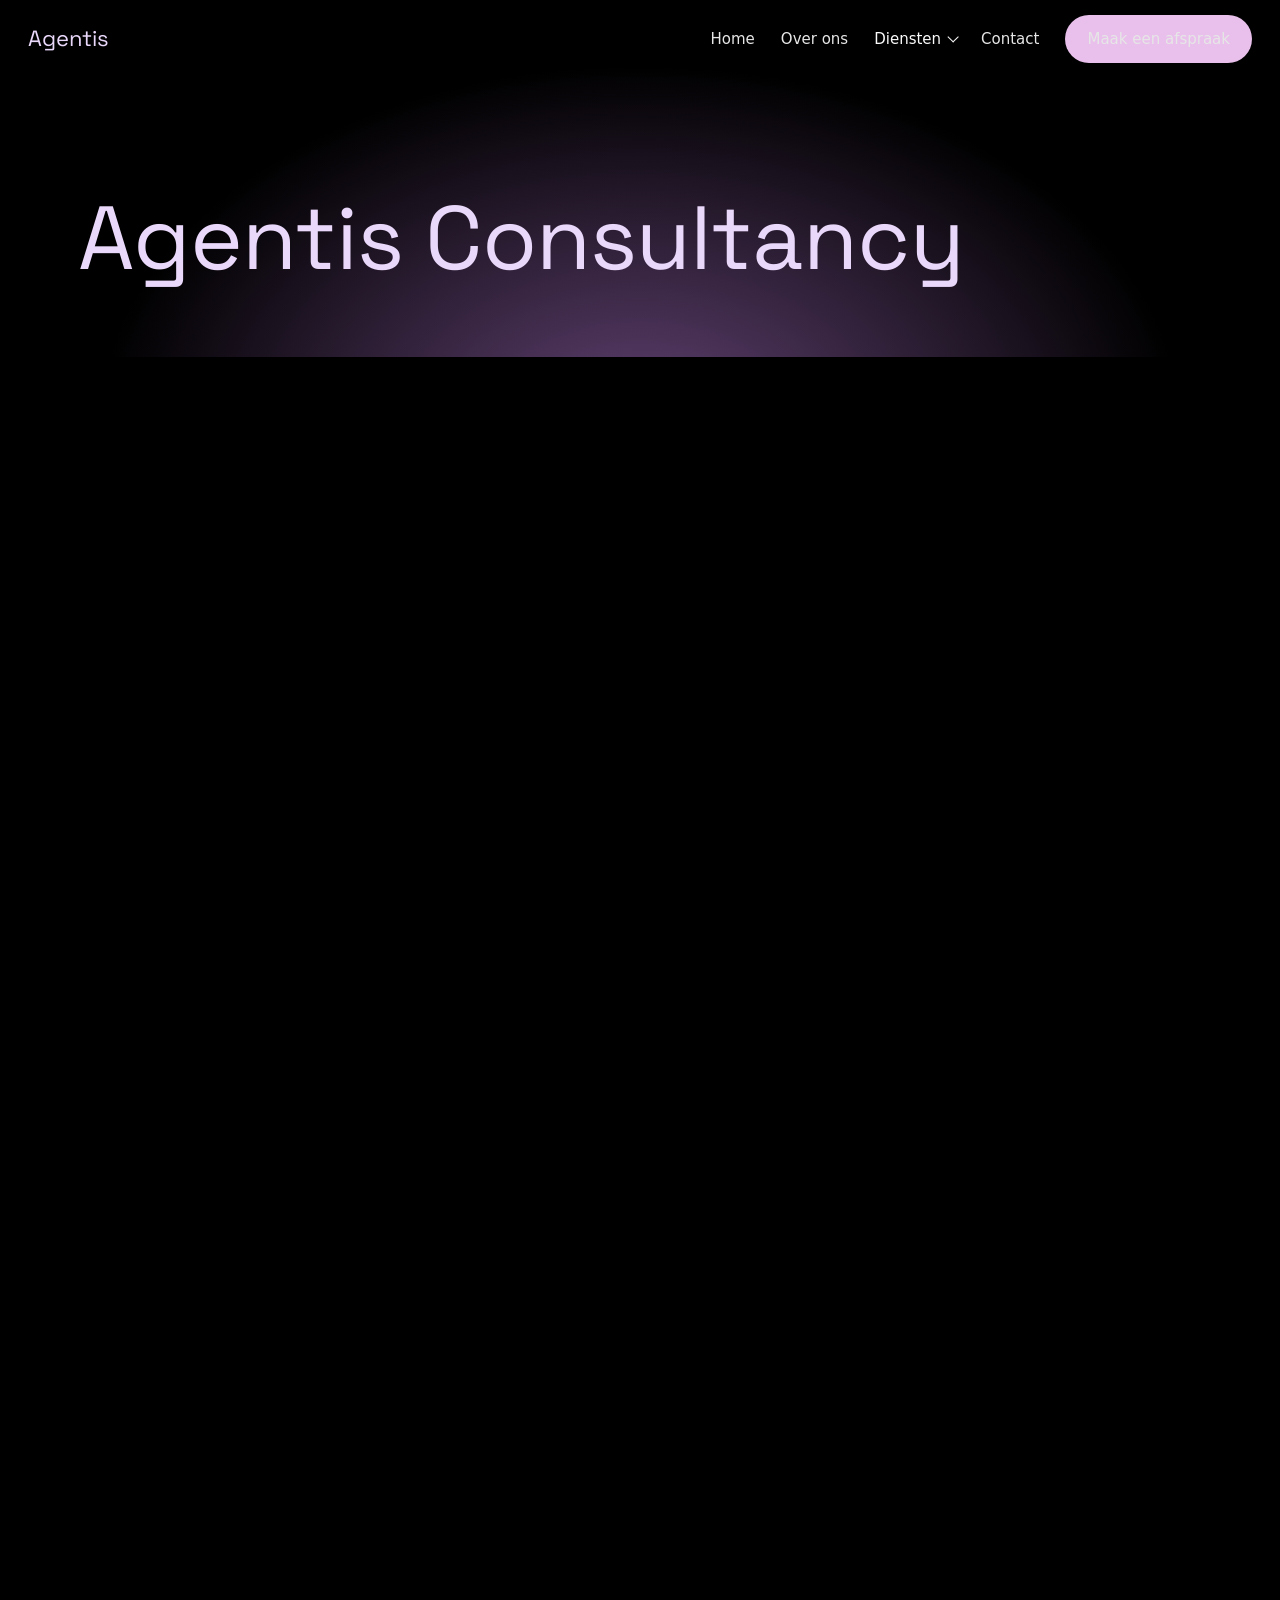
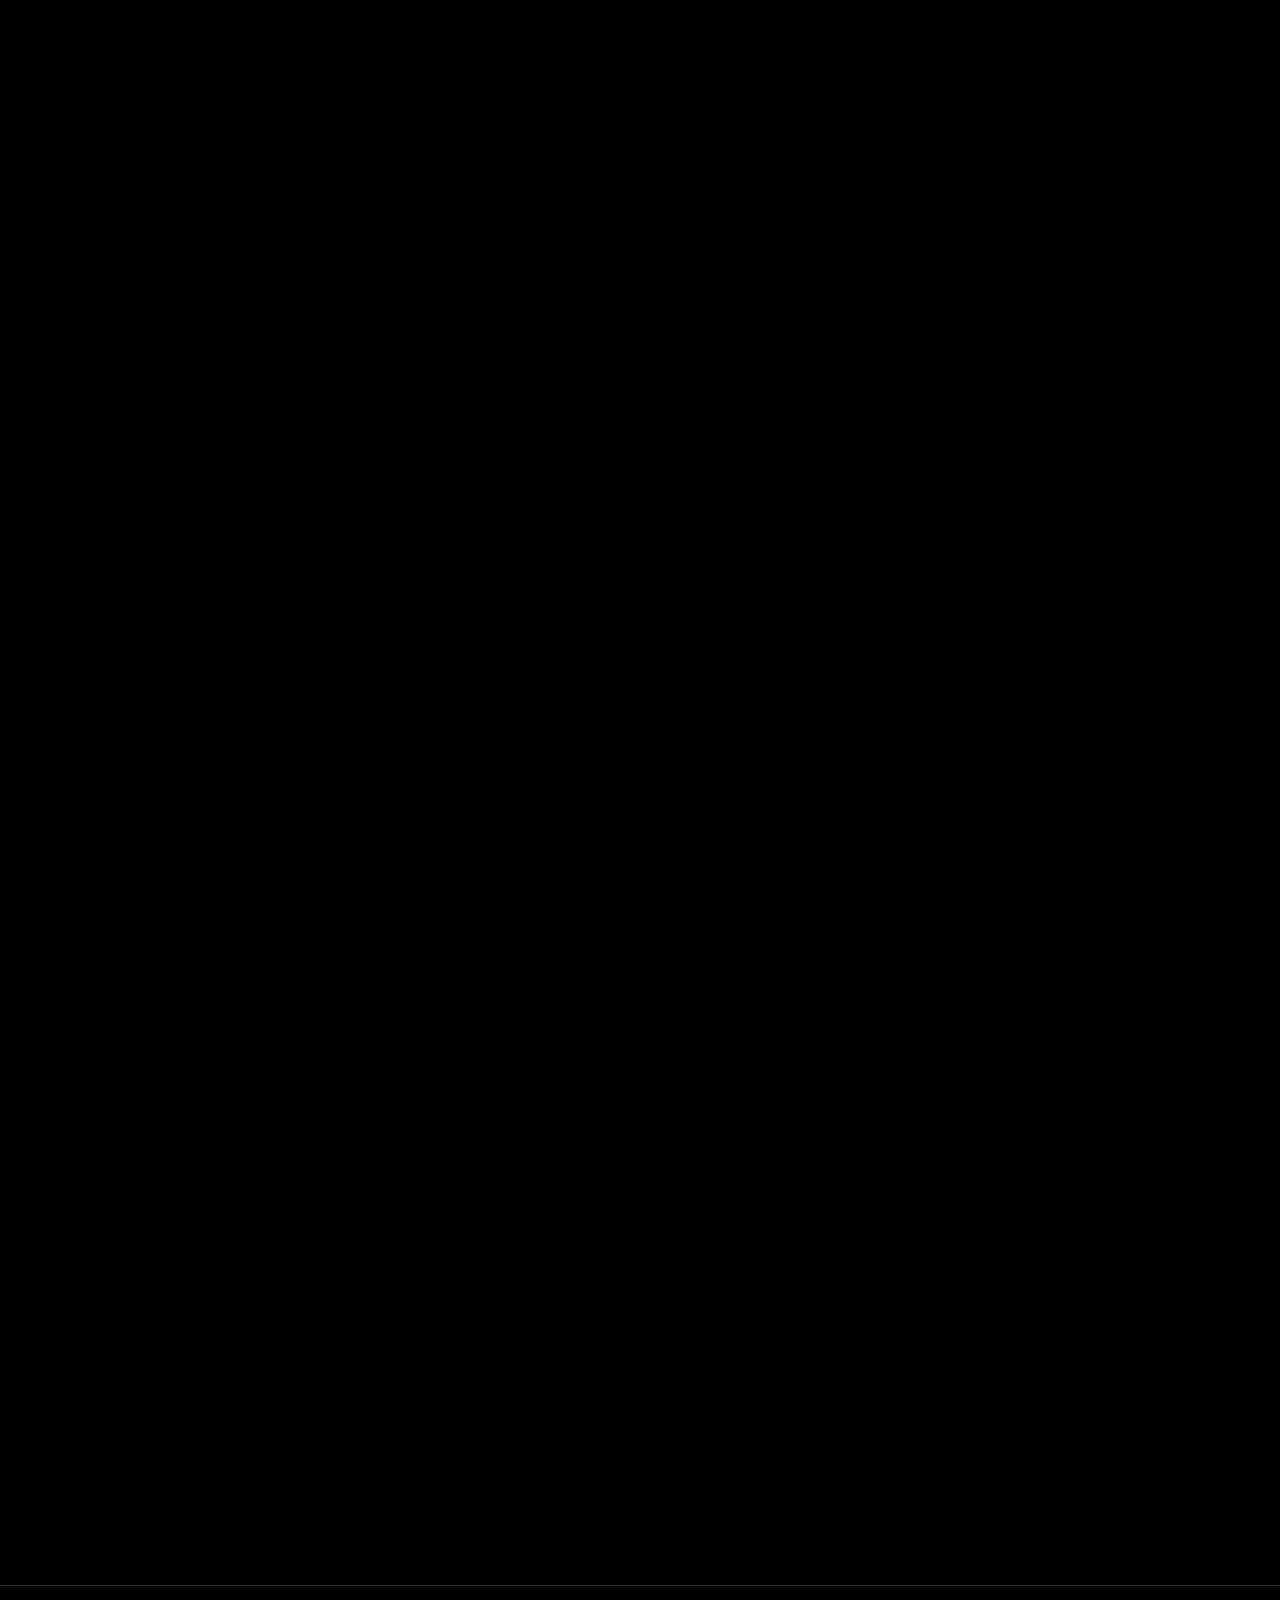
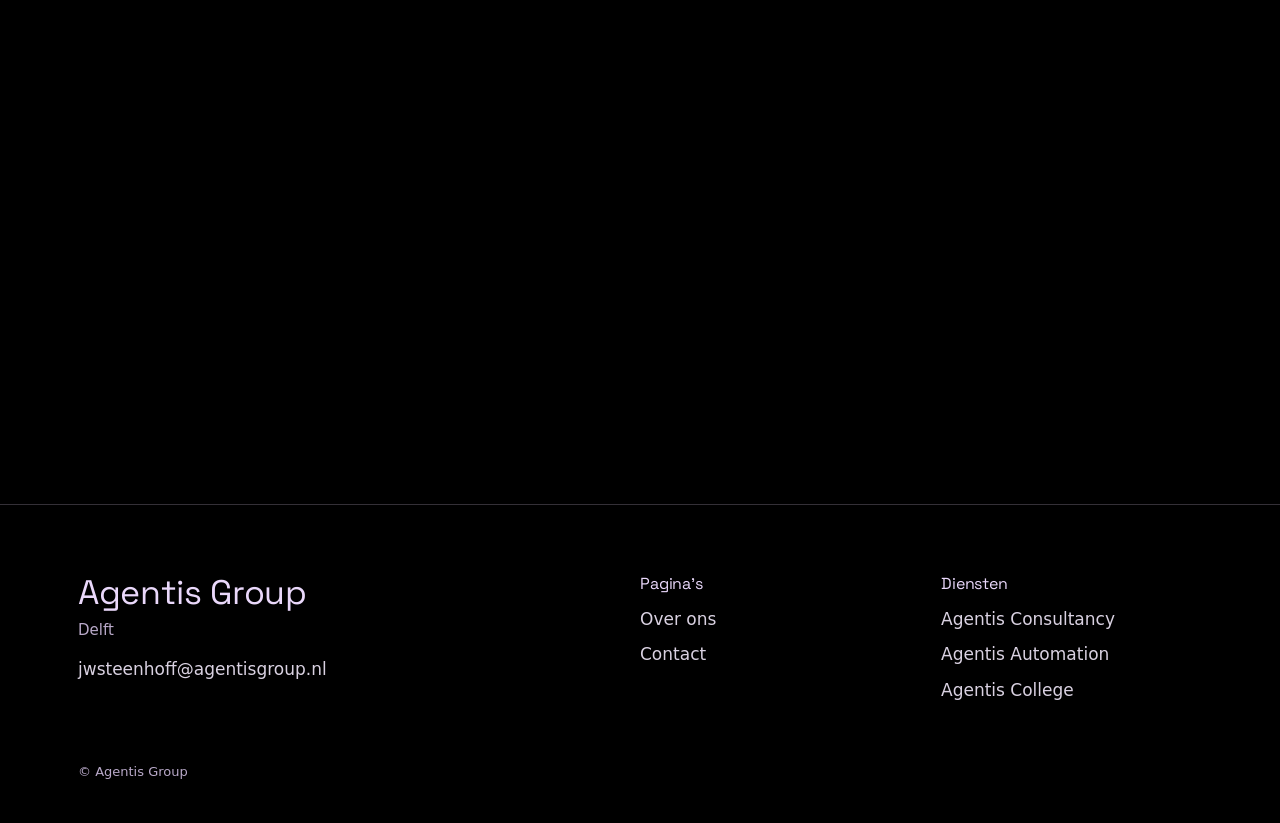
<file: agentis-consulting/index.html>
<!DOCTYPE html><html lang="nl"><head><meta charset="utf-8"><title>Agentis</title>
<meta http-equiv="refresh" content="0; url=/agentis-consultancy/"><link rel="canonical" href="/agentis-consultancy/"></head>
<body><a href="/agentis-consultancy/">Ga verder</a></body></html>
</file>
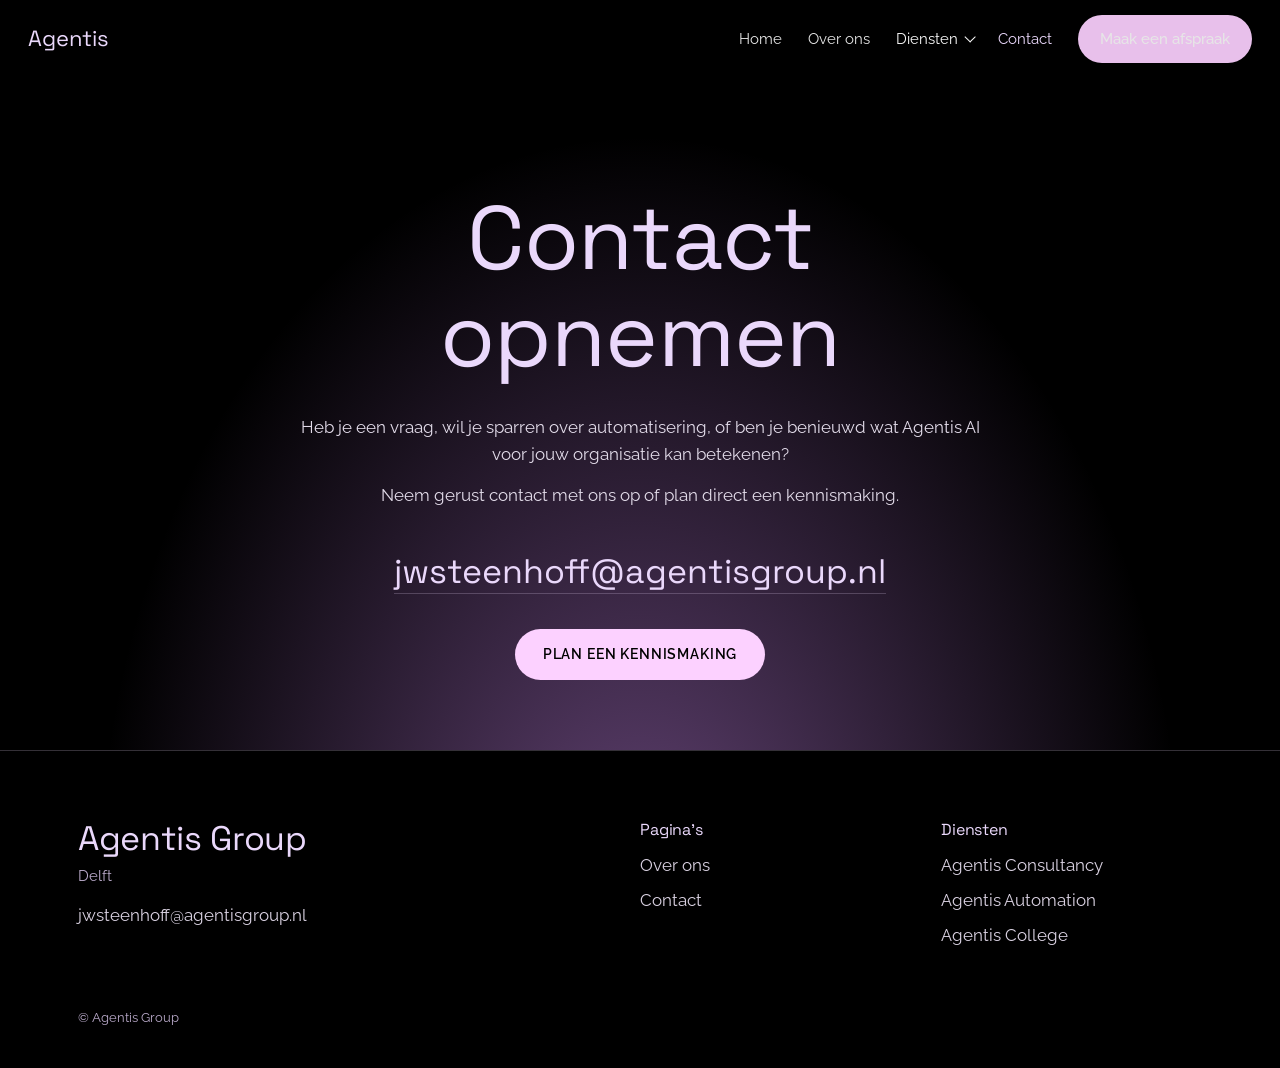
<file: appointments/index.html>
<!DOCTYPE html><html lang="nl"><head><meta charset="utf-8"><title>Agentis</title>
<meta http-equiv="refresh" content="0; url=/contact/"><link rel="canonical" href="/contact/"></head>
<body><a href="/contact/">Ga verder</a></body></html>
</file>
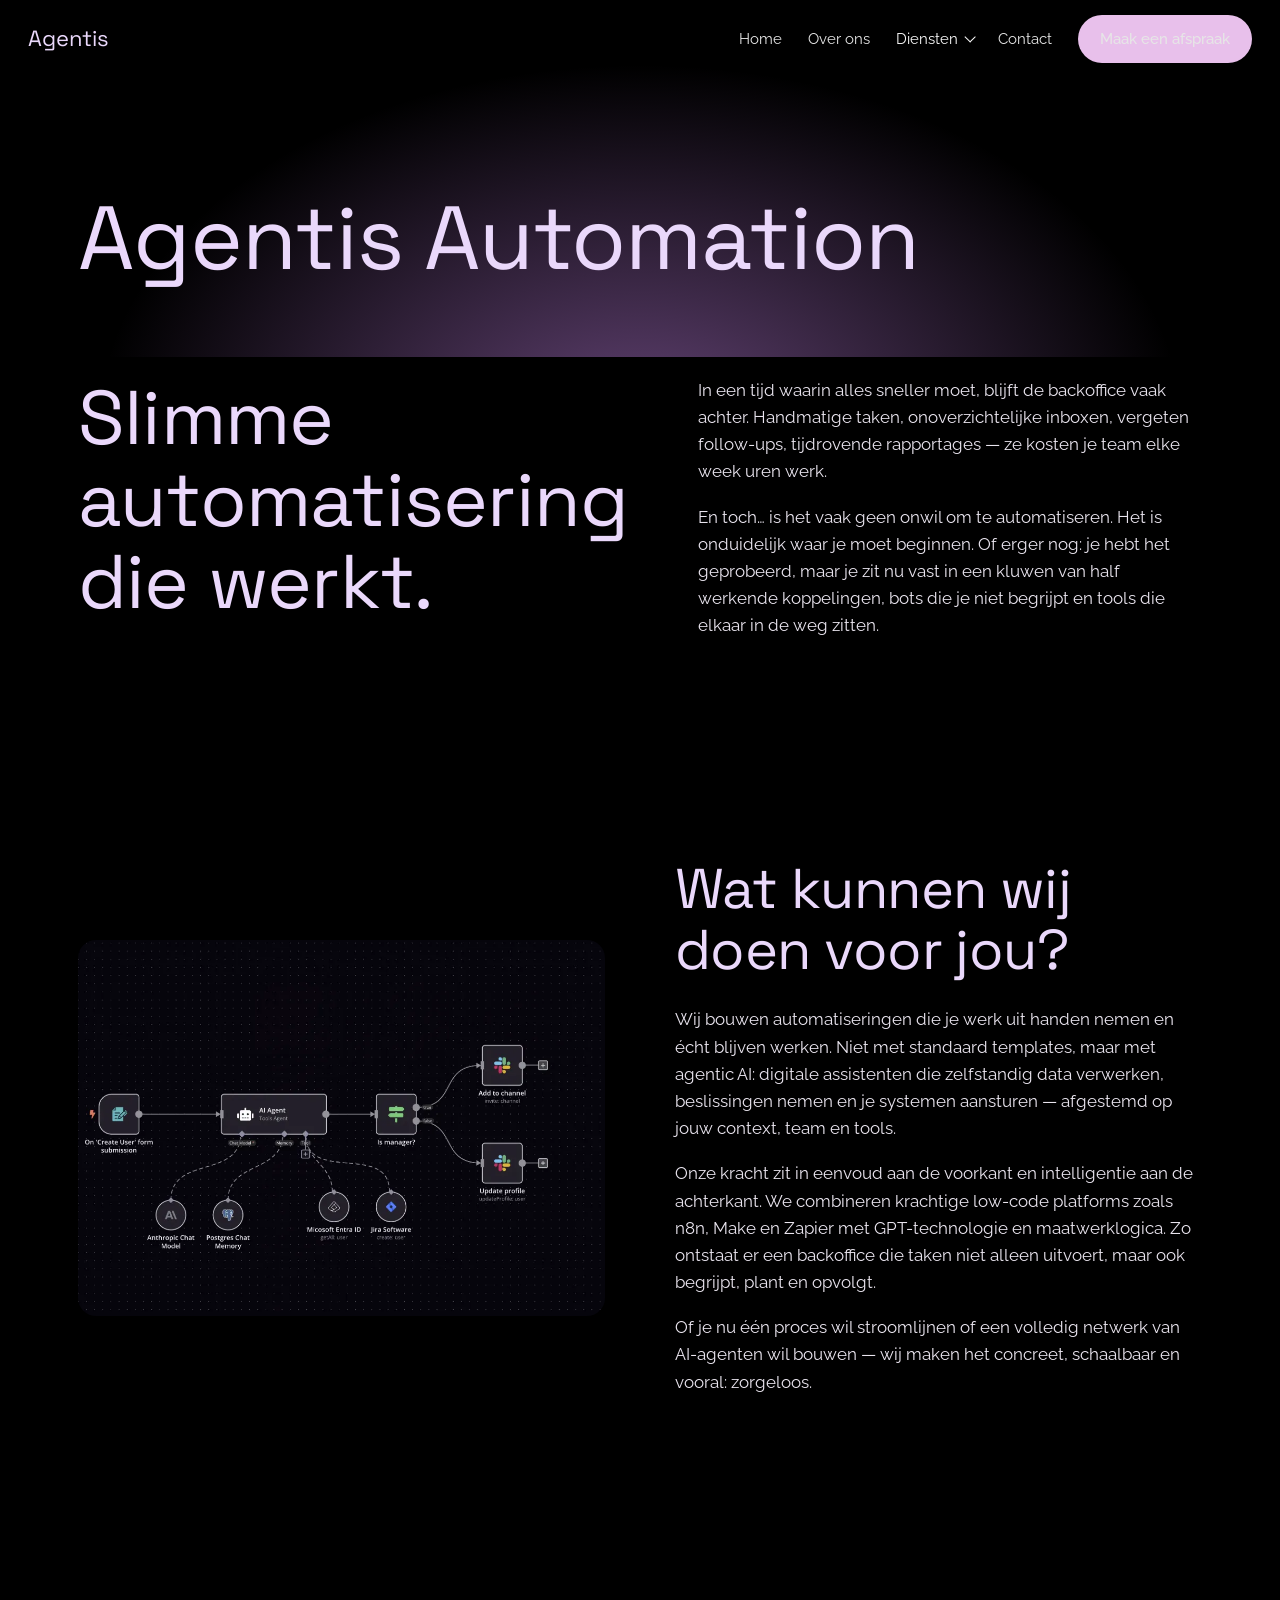
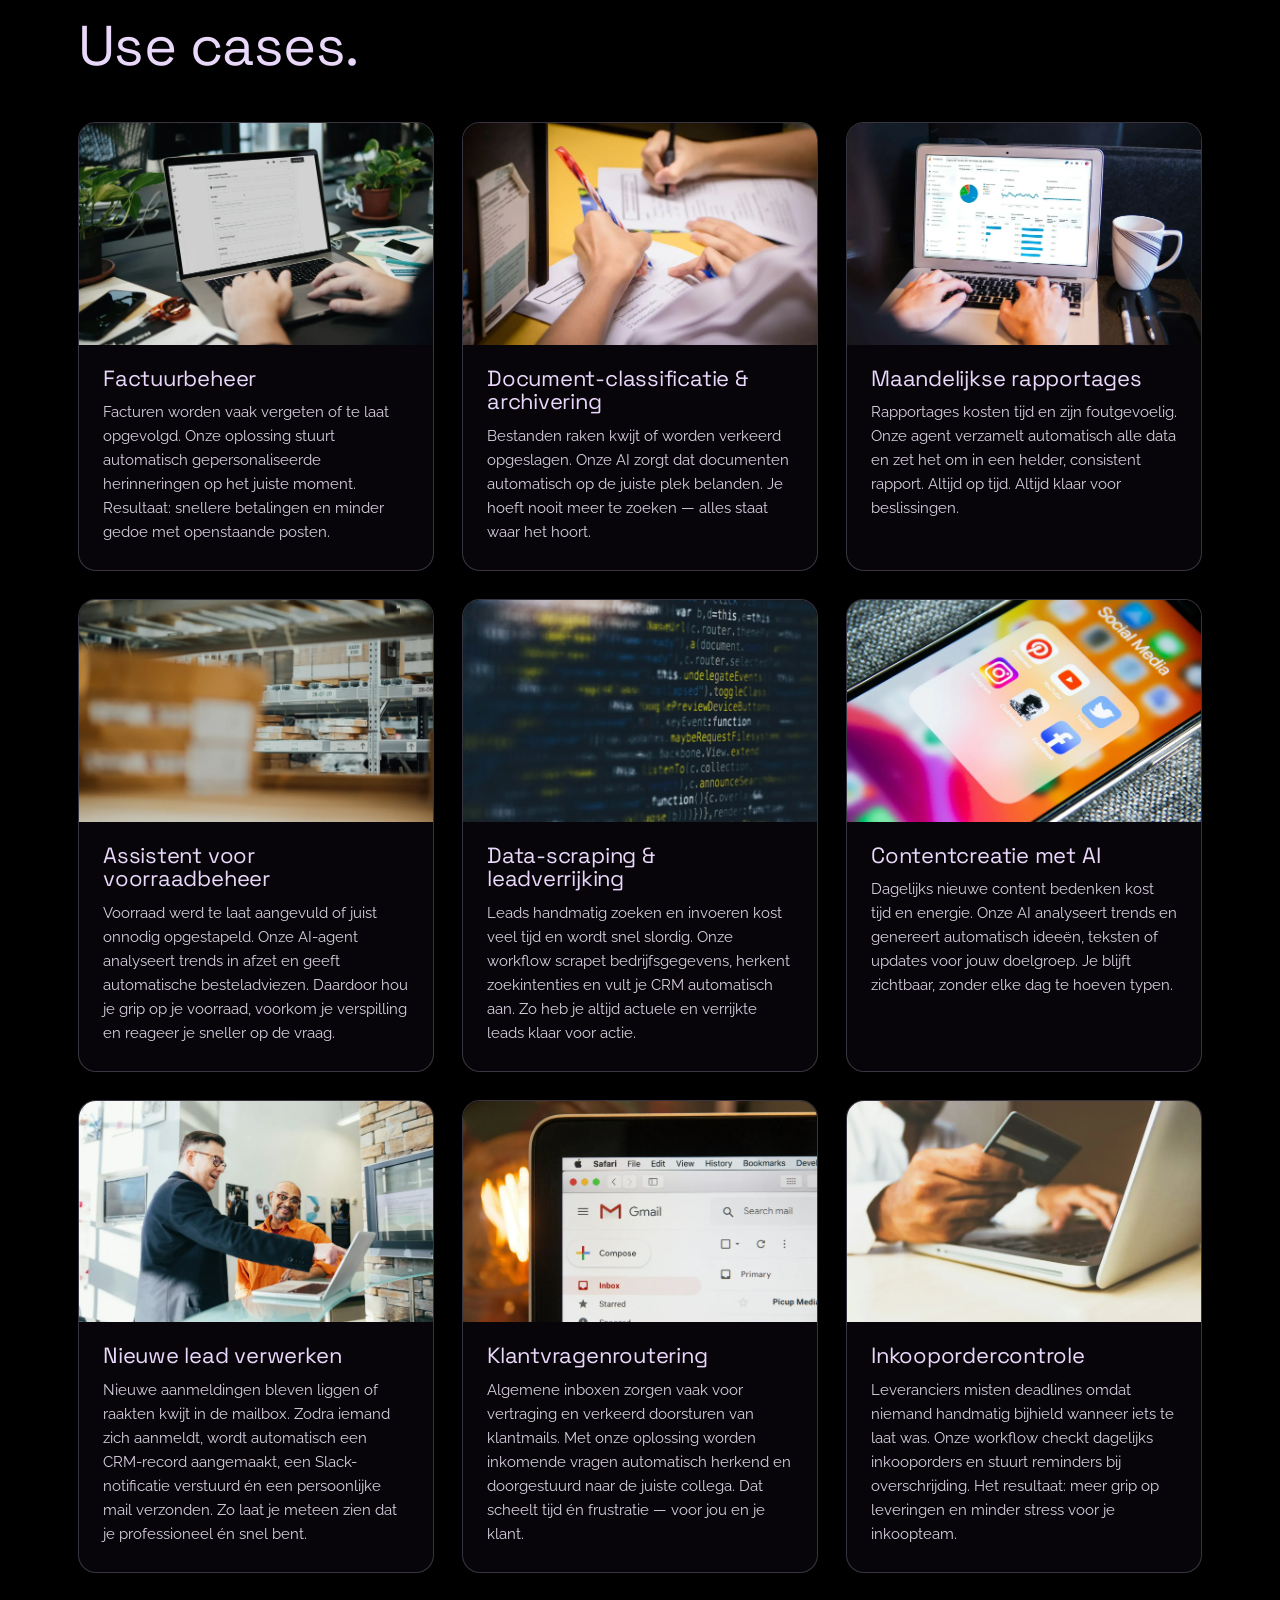
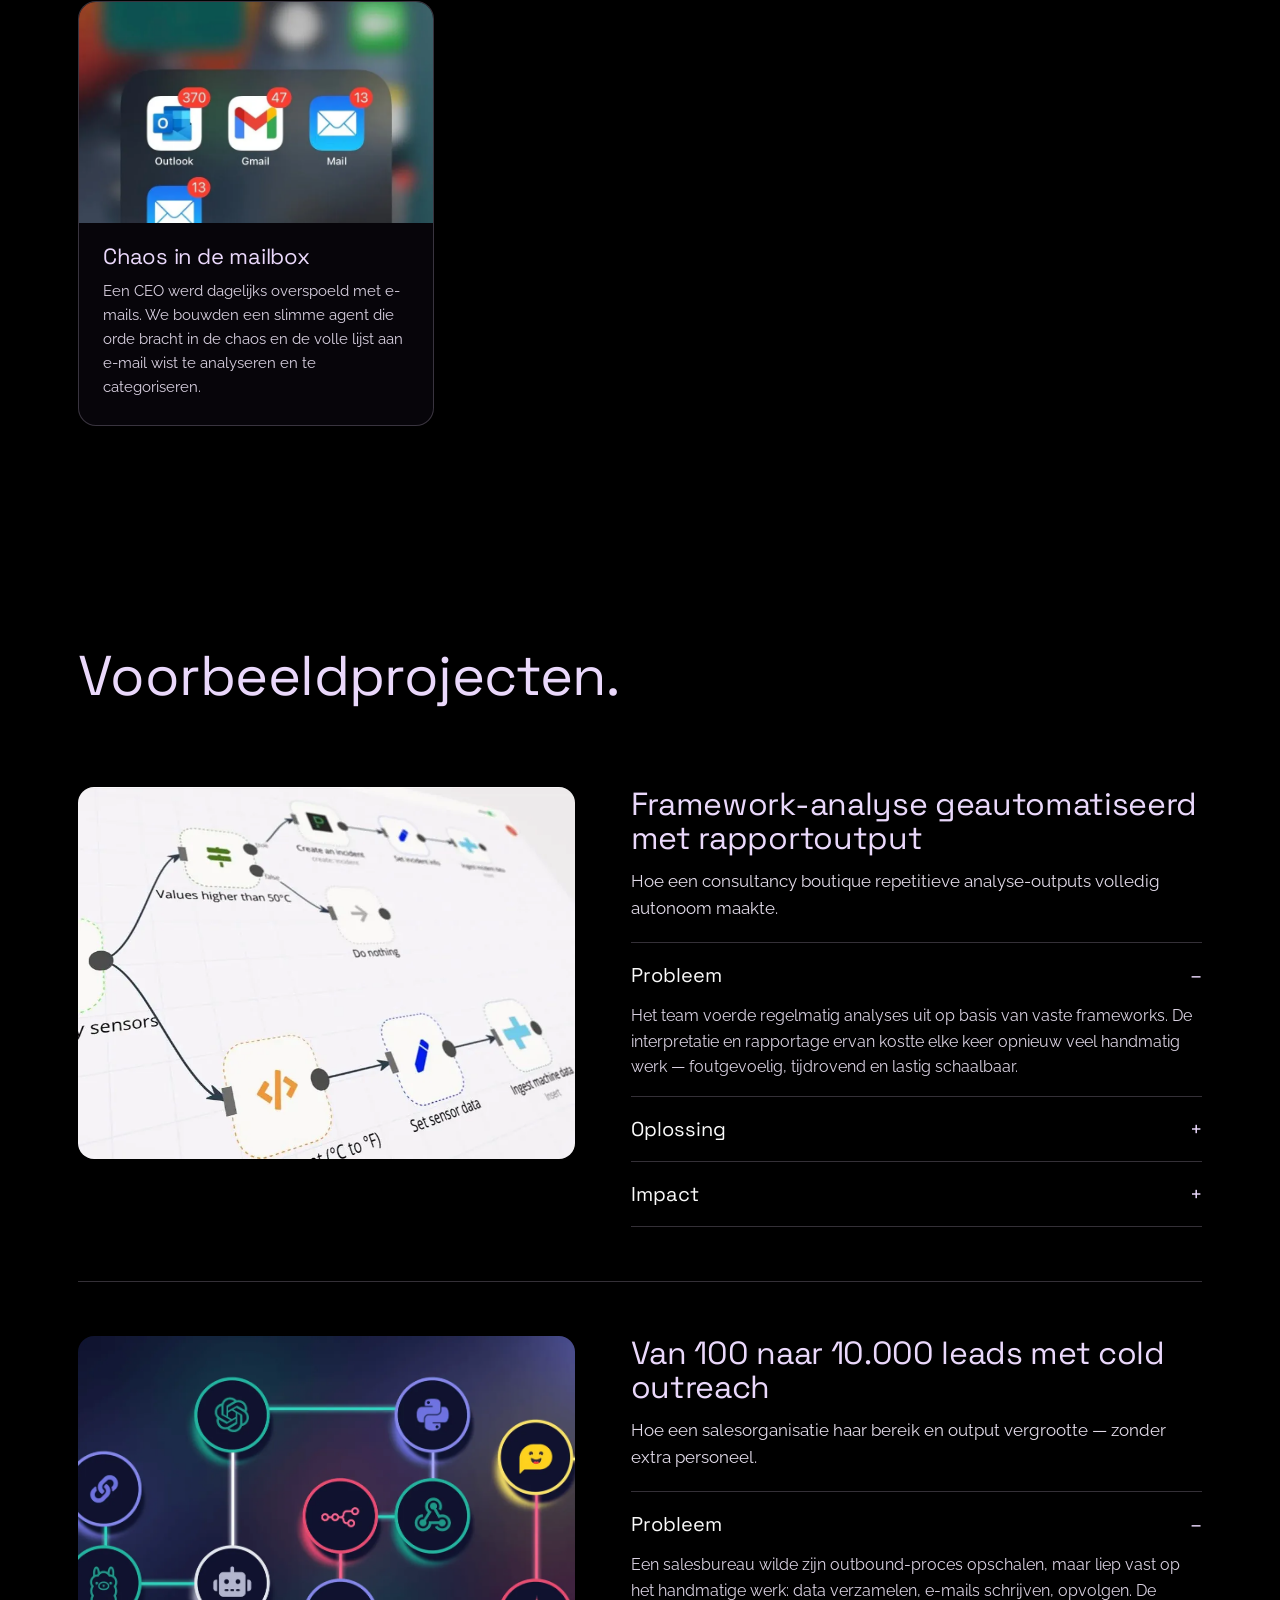
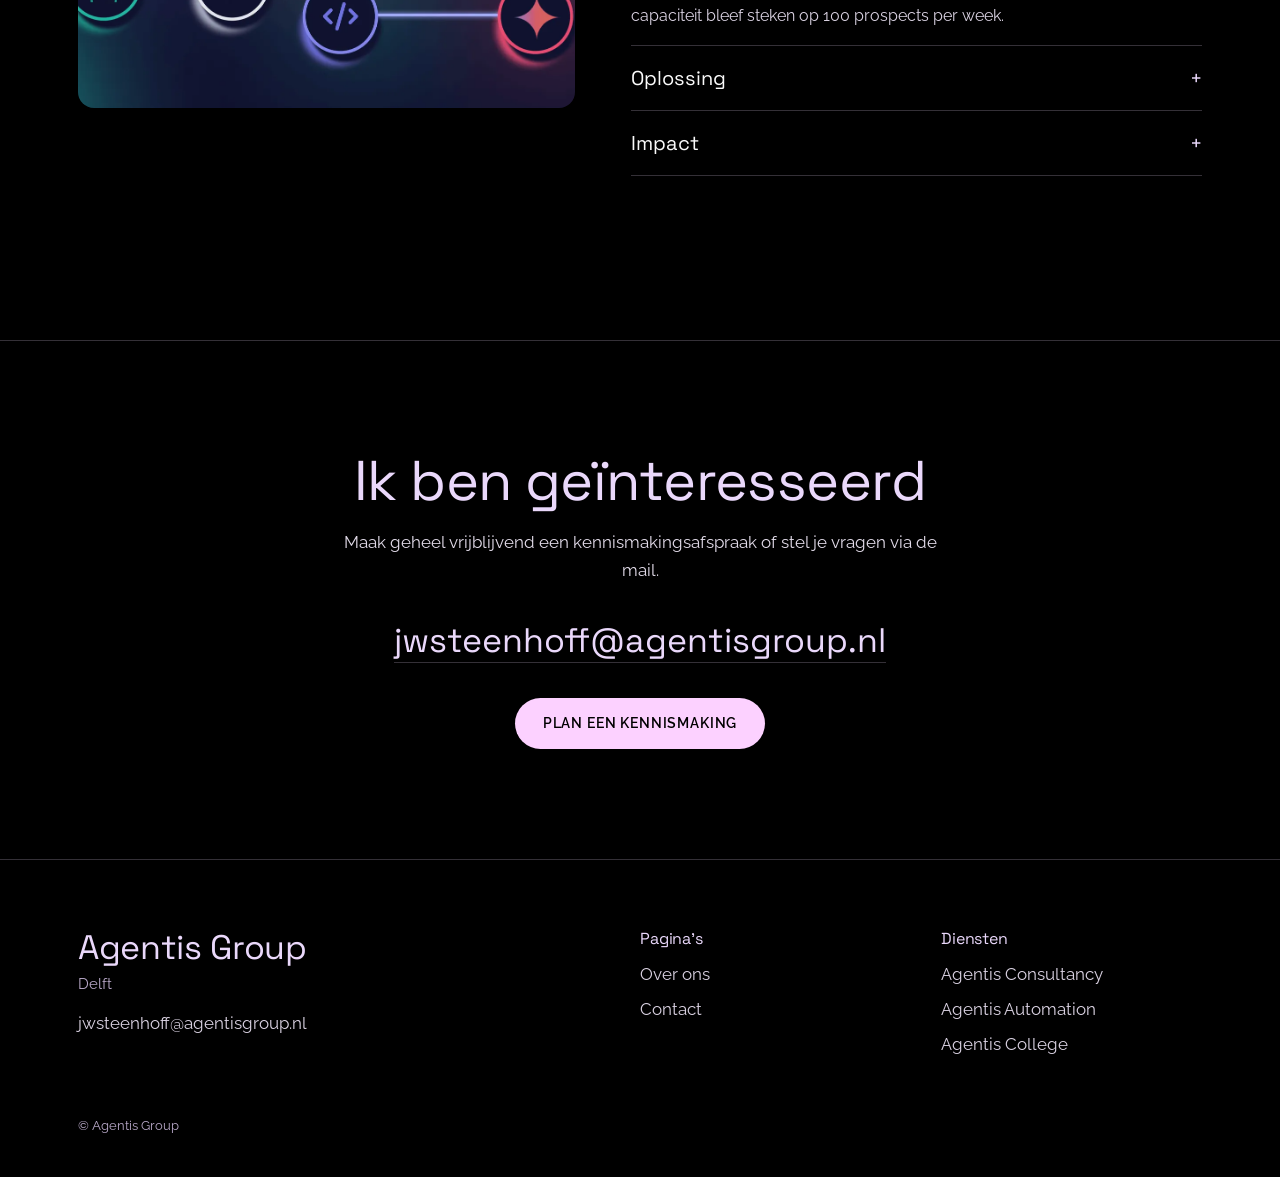
<file: automation/index.html>
<!DOCTYPE html>
<html lang="nl"><head><meta charset="utf-8">
<meta name="viewport" content="width=device-width,initial-scale=1">
<title>Agentis Automation — Agentis</title>
<meta name="description" content="Slimme automatisering met agentic AI voor jouw backoffice.">
<meta property="og:title" content="Agentis Automation — Agentis"><meta property="og:description" content="Slimme automatisering met agentic AI voor jouw backoffice.">
<link rel="icon" href="/assets/favicon.svg" type="image/svg+xml">
<link rel="preconnect" href="https://fonts.googleapis.com"><link rel="preconnect" href="https://fonts.gstatic.com" crossorigin>
<link href="https://fonts.googleapis.com/css2?family=Raleway:wght@400;500;600&family=Space+Grotesk:wght@400;500&display=swap" rel="stylesheet">
<link rel="stylesheet" href="/assets/style.css">
</head><body>
<header class="site-header"><div class="wrap">
<a class="logo" href="/">Agentis</a>
<button class="burger" aria-label="Menu" aria-expanded="false"><span></span><span></span><span></span></button>
<nav class="main">
<a href="/">Home</a>
<a href="/overons/">Over ons</a>
<div class="dropdown"><button type="button">Diensten</button><div class="menu">
<a href="/automation/" aria-current="page">Agentis Automation</a>
<a href="/agentis-consultancy/">Agentis Consultancy</a>
<a href="/agentis-college/">Agentis College</a>
</div></div>
<a href="/contact/">Contact</a>
<a class="btn btn-nav" href="mailto:jwsteenhoff@agentisgroup.nl?subject=Kennismaking%20Agentis">Maak een afspraak</a>
</nav></div></header>
<main>

<section class="page-hero"><div class="wrap"><h1>Agentis Automation</h1></div></section>
<section style="padding-top:20px"><div class="wrap split reveal">
<h2 class="big">Slimme automatisering die werkt.</h2>
<div class="prose"><p>In een tijd waarin alles sneller moet, blijft de backoffice vaak achter. Handmatige taken, onoverzichtelijke inboxen, vergeten follow-ups, tijdrovende rapportages — ze kosten je team elke week uren werk.</p>
<p>En toch… is het vaak geen onwil om te automatiseren. Het is onduidelijk waar je moet beginnen. Of erger nog: je hebt het geprobeerd, maar je zit nu vast in een kluwen van half werkende koppelingen, bots die je niet begrijpt en tools die elkaar in de weg zitten.</p></div>
</div></section>

<section><div class="wrap split center reveal">
<img class="rounded" src="/img/automation-01.webp" alt="AI-agent workflow" loading="lazy">
<div><h2 class="h2">Wat kunnen wij doen voor jou?</h2><div class="prose">
<p>Wij bouwen automatiseringen die je werk uit handen nemen en écht blijven werken. Niet met standaard templates, maar met agentic AI: digitale assistenten die zelfstandig data verwerken, beslissingen nemen en je systemen aansturen — afgestemd op jouw context, team en tools.</p>
<p>Onze kracht zit in eenvoud aan de voorkant en intelligentie aan de achterkant. We combineren krachtige low-code platforms zoals n8n, Make en Zapier met GPT-technologie en maatwerklogica. Zo ontstaat er een backoffice die taken niet alleen uitvoert, maar ook begrijpt, plant en opvolgt.</p>
<p>Of je nu één proces wil stroomlijnen of een volledig netwerk van AI-agenten wil bouwen — wij maken het concreet, schaalbaar en vooral: zorgeloos.</p></div></div>
</div></section>

<section><div class="wrap">
<h2 class="h2 reveal">Use cases.</h2>
<div class="cases">
<article class="case reveal"><img src="/img/automation-02.webp" alt="Factuurbeheer" loading="lazy"><div><h3>Factuurbeheer</h3><p>Facturen worden vaak vergeten of te laat opgevolgd. Onze oplossing stuurt automatisch gepersonaliseerde herinneringen op het juiste moment. Resultaat: snellere betalingen en minder gedoe met openstaande posten.</p></div></article><article class="case reveal"><img src="/img/automation-03.webp" alt="Document-classificatie &amp; archivering" loading="lazy"><div><h3>Document-classificatie & archivering</h3><p>Bestanden raken kwijt of worden verkeerd opgeslagen. Onze AI zorgt dat documenten automatisch op de juiste plek belanden. Je hoeft nooit meer te zoeken — alles staat waar het hoort.</p></div></article><article class="case reveal"><img src="/img/automation-04.webp" alt="Maandelijkse rapportages" loading="lazy"><div><h3>Maandelijkse rapportages</h3><p>Rapportages kosten tijd en zijn foutgevoelig. Onze agent verzamelt automatisch alle data en zet het om in een helder, consistent rapport. Altijd op tijd. Altijd klaar voor beslissingen.</p></div></article><article class="case reveal"><img src="/img/automation-05.webp" alt="Assistent voor voorraadbeheer" loading="lazy"><div><h3>Assistent voor voorraadbeheer</h3><p>Voorraad werd te laat aangevuld of juist onnodig opgestapeld. Onze AI-agent analyseert trends in afzet en geeft automatische besteladviezen. Daardoor hou je grip op je voorraad, voorkom je verspilling en reageer je sneller op de vraag.</p></div></article><article class="case reveal"><img src="/img/automation-06.webp" alt="Data-scraping &amp; leadverrijking" loading="lazy"><div><h3>Data-scraping & leadverrijking</h3><p>Leads handmatig zoeken en invoeren kost veel tijd en wordt snel slordig. Onze workflow scrapet bedrijfsgegevens, herkent zoekintenties en vult je CRM automatisch aan. Zo heb je altijd actuele en verrijkte leads klaar voor actie.</p></div></article><article class="case reveal"><img src="/img/automation-07.webp" alt="Contentcreatie met AI" loading="lazy"><div><h3>Contentcreatie met AI</h3><p>Dagelijks nieuwe content bedenken kost tijd en energie. Onze AI analyseert trends en genereert automatisch ideeën, teksten of updates voor jouw doelgroep. Je blijft zichtbaar, zonder elke dag te hoeven typen.</p></div></article><article class="case reveal"><img src="/img/automation-08.webp" alt="Nieuwe lead verwerken" loading="lazy"><div><h3>Nieuwe lead verwerken</h3><p>Nieuwe aanmeldingen bleven liggen of raakten kwijt in de mailbox. Zodra iemand zich aanmeldt, wordt automatisch een CRM-record aangemaakt, een Slack-notificatie verstuurd én een persoonlijke mail verzonden. Zo laat je meteen zien dat je professioneel én snel bent.</p></div></article><article class="case reveal"><img src="/img/automation-09.webp" alt="Klantvragenroutering" loading="lazy"><div><h3>Klantvragenroutering</h3><p>Algemene inboxen zorgen vaak voor vertraging en verkeerd doorsturen van klantmails. Met onze oplossing worden inkomende vragen automatisch herkend en doorgestuurd naar de juiste collega. Dat scheelt tijd én frustratie — voor jou en je klant.</p></div></article><article class="case reveal"><img src="/img/automation-10.webp" alt="Inkoopordercontrole" loading="lazy"><div><h3>Inkoopordercontrole</h3><p>Leveranciers misten deadlines omdat niemand handmatig bijhield wanneer iets te laat was. Onze workflow checkt dagelijks inkooporders en stuurt reminders bij overschrijding. Het resultaat: meer grip op leveringen en minder stress voor je inkoopteam.</p></div></article>
<article class="case reveal" style="grid-column:span 1"><img src="/img/automation-11.webp" alt="Chaos in de mailbox" style="object-position:center 30%" loading="lazy"><div><h3>Chaos in de mailbox</h3><p>Een CEO werd dagelijks overspoeld met e-mails. We bouwden een slimme agent die orde bracht in de chaos en de volle lijst aan e-mail wist te analyseren en te categoriseren.</p></div></article>
</div></div></section>

<section><div class="wrap">
<h2 class="h2 reveal">Voorbeeldprojecten.</h2>
<div class="project reveal"><img src="/img/automation-12.webp" alt="Framework-analyse geautomatiseerd met rapportoutput" loading="lazy"><div><h3>Framework-analyse geautomatiseerd met rapportoutput</h3><p>Hoe een consultancy boutique repetitieve analyse-outputs volledig autonoom maakte.</p>
<details open><summary>Probleem</summary><p>Het team voerde regelmatig analyses uit op basis van vaste frameworks. De interpretatie en rapportage ervan kostte elke keer opnieuw veel handmatig werk — foutgevoelig, tijdrovend en lastig schaalbaar.</p></details>
<details><summary>Oplossing</summary><p>We ontwikkelden een workflow die analyses automatisch draait op nieuwe inputdata, de resultaten verwerkt én omzet in kant-en-klare rapporten, zonder tussenkomst van analisten.</p></details>
<details><summary>Impact</summary><ul><li>90% minder tijd besteed aan rapportages</li><li>Volledig consistente output, ongeacht wie de analyse aanlevert</li><li>Rapporten direct beschikbaar na invoer van data</li><li>Meer tijd voor inhoudelijke verdieping en klantinteractie</li><li>Systeem schaalbaar naar andere frameworks binnen het team</li></ul></details></div></div>
<div class="project reveal"><img src="/img/automation-13.webp" alt="Van 100 naar 10.000 leads met cold outreach" loading="lazy"><div><h3>Van 100 naar 10.000 leads met cold outreach</h3><p>Hoe een salesorganisatie haar bereik en output vergrootte — zonder extra personeel.</p>
<details open><summary>Probleem</summary><p>Een salesbureau wilde zijn outbound-proces opschalen, maar liep vast op het handmatige werk: data verzamelen, e-mails schrijven, opvolgen. De capaciteit bleef steken op 100 prospects per week.</p></details>
<details><summary>Oplossing</summary><p>We bouwden een geïntegreerde agent in n8n die bedrijven scrapet via Google Maps en externe databases, deze verrijkt met GPT (voor context en doelgroepanalyse) en vervolgens unieke, gepersonaliseerde e-mails opstelt en verstuurt via Lemlist. Reacties en interacties worden automatisch gelogd en opgevolgd.</p></details>
<details><summary>Impact</summary><ul><li>100x meer bereik (10.000+ bedrijven per week)</li><li>Handmatig werk met meer dan 90% verminderd</li><li>Betere personalisatie → hogere response rate</li><li>Verkoopteam kon zich volledig richten op warme leads</li></ul></details></div></div>
</div></section>
<section class="cta"><div class="wrap reveal">
<h2 class="h2">Ik ben geïnteresseerd</h2><p>Maak geheel vrijblijvend een kennismakingsafspraak of stel je vragen via de mail.</p>
<a class="mail" href="mailto:jwsteenhoff@agentisgroup.nl">jwsteenhoff@agentisgroup.nl</a>
<div class="actions"><a class="btn btn-pink" href="mailto:jwsteenhoff@agentisgroup.nl?subject=Kennismaking%20Agentis">Plan een kennismaking</a></div>
</div></section>

</main>
<footer><div class="wrap"><div class="grid">
<div><h2>Agentis Group</h2><p class="note">Delft</p><p style="margin-top:14px"><a href="mailto:jwsteenhoff@agentisgroup.nl">jwsteenhoff@agentisgroup.nl</a></p></div>
<div><h4>Pagina’s</h4><ul><li><a href="/overons/">Over ons</a></li><li><a href="/contact/">Contact</a></li></ul></div>
<div><h4>Diensten</h4><ul><li><a href="/agentis-consultancy/">Agentis Consultancy</a></li><li><a href="/automation/">Agentis Automation</a></li><li><a href="/agentis-college/">Agentis College</a></li></ul></div>
</div><p class="legal">© Agentis Group</p></div></footer>
<script src="/assets/site.js"></script>
</body></html>
</file>
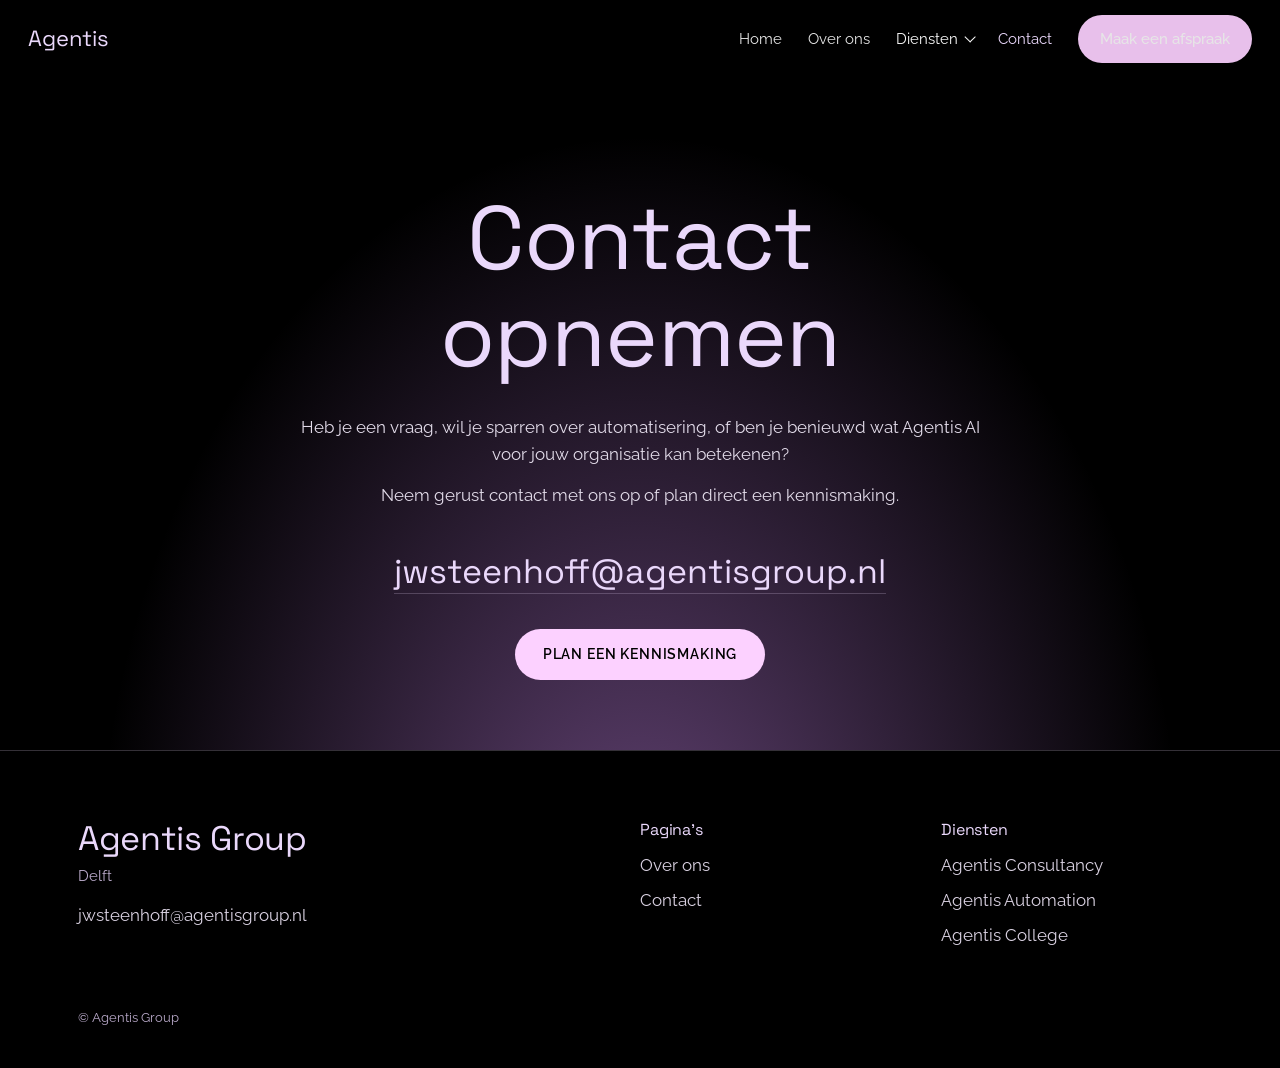
<file: contact/index.html>
<!DOCTYPE html>
<html lang="nl"><head><meta charset="utf-8">
<meta name="viewport" content="width=device-width,initial-scale=1">
<title>Contact — Agentis</title>
<meta name="description" content="Neem contact op met Agentis.">
<meta property="og:title" content="Contact — Agentis"><meta property="og:description" content="Neem contact op met Agentis.">
<link rel="icon" href="/assets/favicon.svg" type="image/svg+xml">
<link rel="preconnect" href="https://fonts.googleapis.com"><link rel="preconnect" href="https://fonts.gstatic.com" crossorigin>
<link href="https://fonts.googleapis.com/css2?family=Raleway:wght@400;500;600&family=Space+Grotesk:wght@400;500&display=swap" rel="stylesheet">
<link rel="stylesheet" href="/assets/style.css">
</head><body>
<header class="site-header"><div class="wrap">
<a class="logo" href="/">Agentis</a>
<button class="burger" aria-label="Menu" aria-expanded="false"><span></span><span></span><span></span></button>
<nav class="main">
<a href="/">Home</a>
<a href="/overons/">Over ons</a>
<div class="dropdown"><button type="button">Diensten</button><div class="menu">
<a href="/automation/">Agentis Automation</a>
<a href="/agentis-consultancy/">Agentis Consultancy</a>
<a href="/agentis-college/">Agentis College</a>
</div></div>
<a href="/contact/" aria-current="page">Contact</a>
<a class="btn btn-nav" href="mailto:jwsteenhoff@agentisgroup.nl?subject=Kennismaking%20Agentis">Maak een afspraak</a>
</nav></div></header>
<main>

<section class="page-hero" style="text-align:center;min-height:70vh"><div class="wrap" style="max-width:760px">
<h1 style="margin-bottom:30px">Contact opnemen</h1>
<p style="color:#e2dbe9;margin-bottom:14px">Heb je een vraag, wil je sparren over automatisering, of ben je benieuwd wat Agentis AI voor jouw organisatie kan betekenen?</p>
<p style="color:#e2dbe9;margin-bottom:36px">Neem gerust contact met ons op of plan direct een kennismaking.</p>
<a class="mail" href="mailto:jwsteenhoff@agentisgroup.nl">jwsteenhoff@agentisgroup.nl</a>
<div class="actions"><a class="btn btn-pink" href="mailto:jwsteenhoff@agentisgroup.nl?subject=Kennismaking%20Agentis">Plan een kennismaking</a></div>
</div></section>

</main>
<footer><div class="wrap"><div class="grid">
<div><h2>Agentis Group</h2><p class="note">Delft</p><p style="margin-top:14px"><a href="mailto:jwsteenhoff@agentisgroup.nl">jwsteenhoff@agentisgroup.nl</a></p></div>
<div><h4>Pagina’s</h4><ul><li><a href="/overons/">Over ons</a></li><li><a href="/contact/">Contact</a></li></ul></div>
<div><h4>Diensten</h4><ul><li><a href="/agentis-consultancy/">Agentis Consultancy</a></li><li><a href="/automation/">Agentis Automation</a></li><li><a href="/agentis-college/">Agentis College</a></li></ul></div>
</div><p class="legal">© Agentis Group</p></div></footer>
<script src="/assets/site.js"></script>
</body></html>
</file>
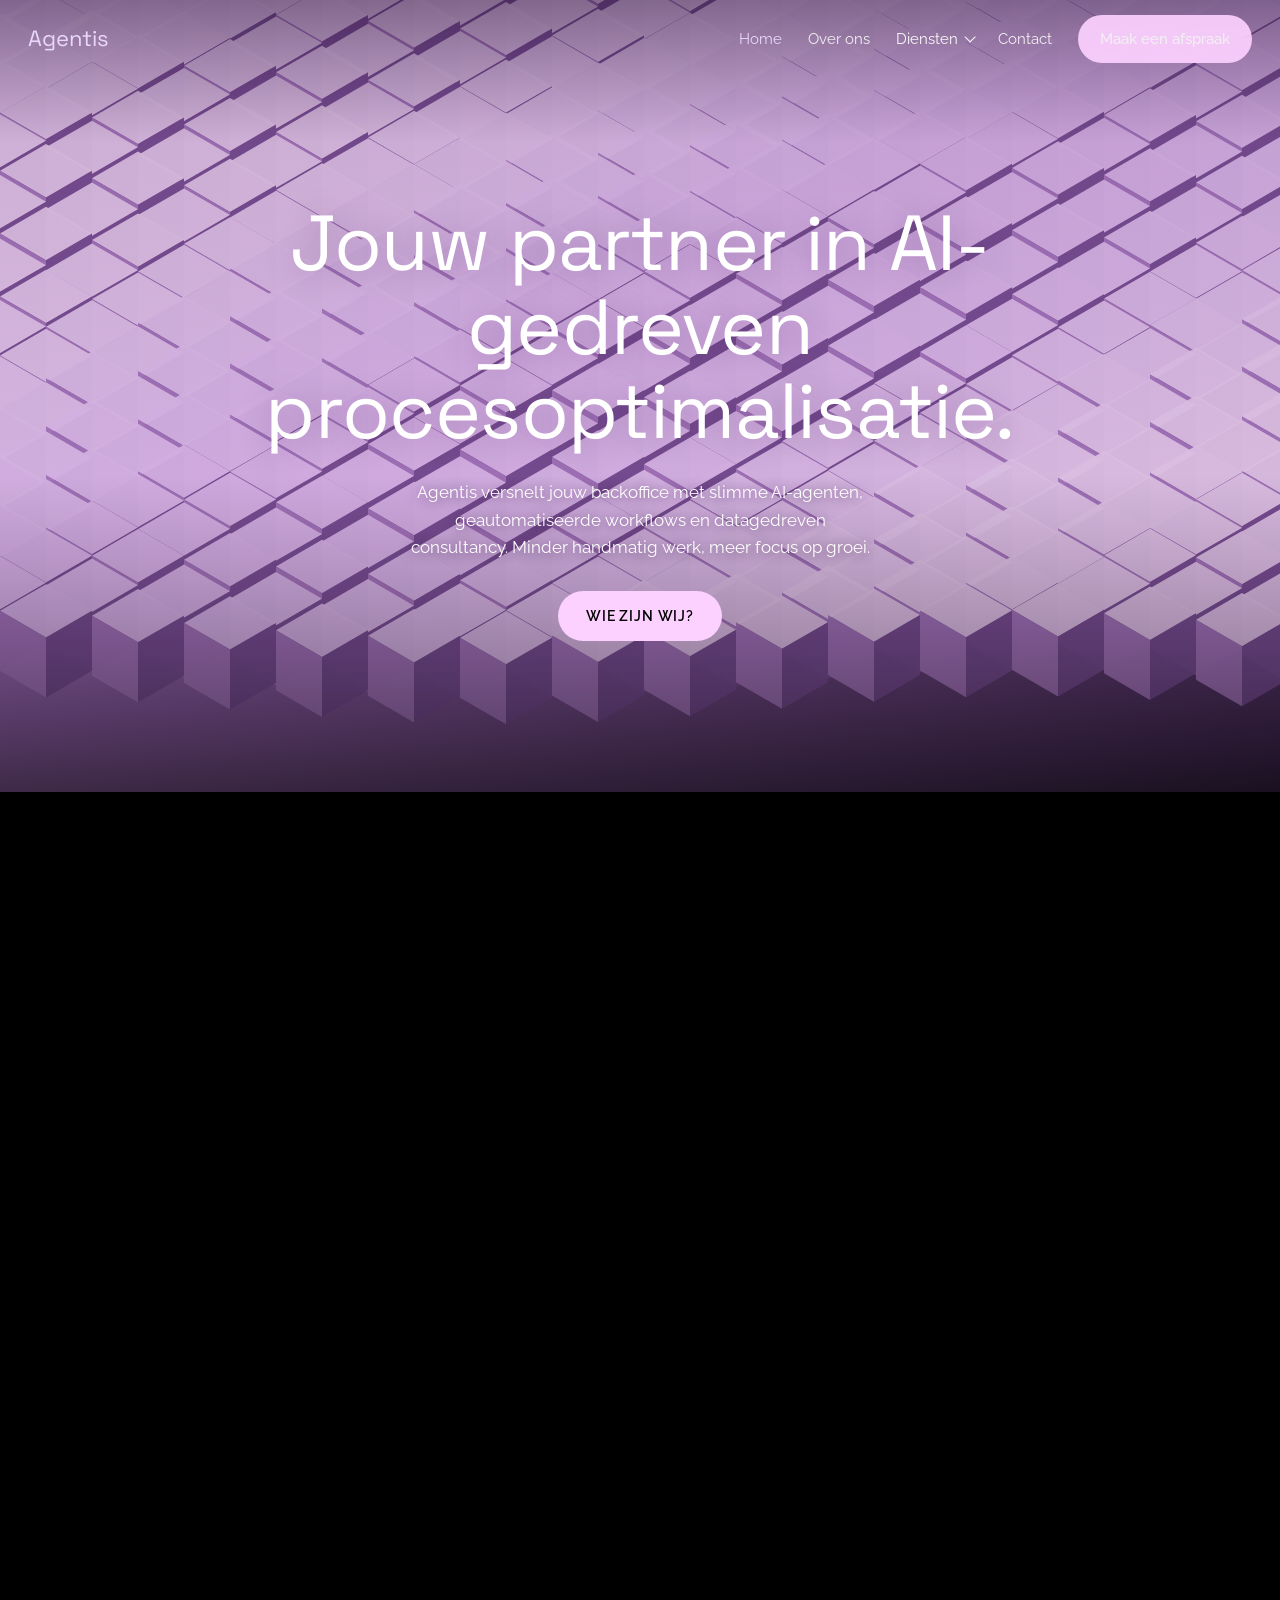
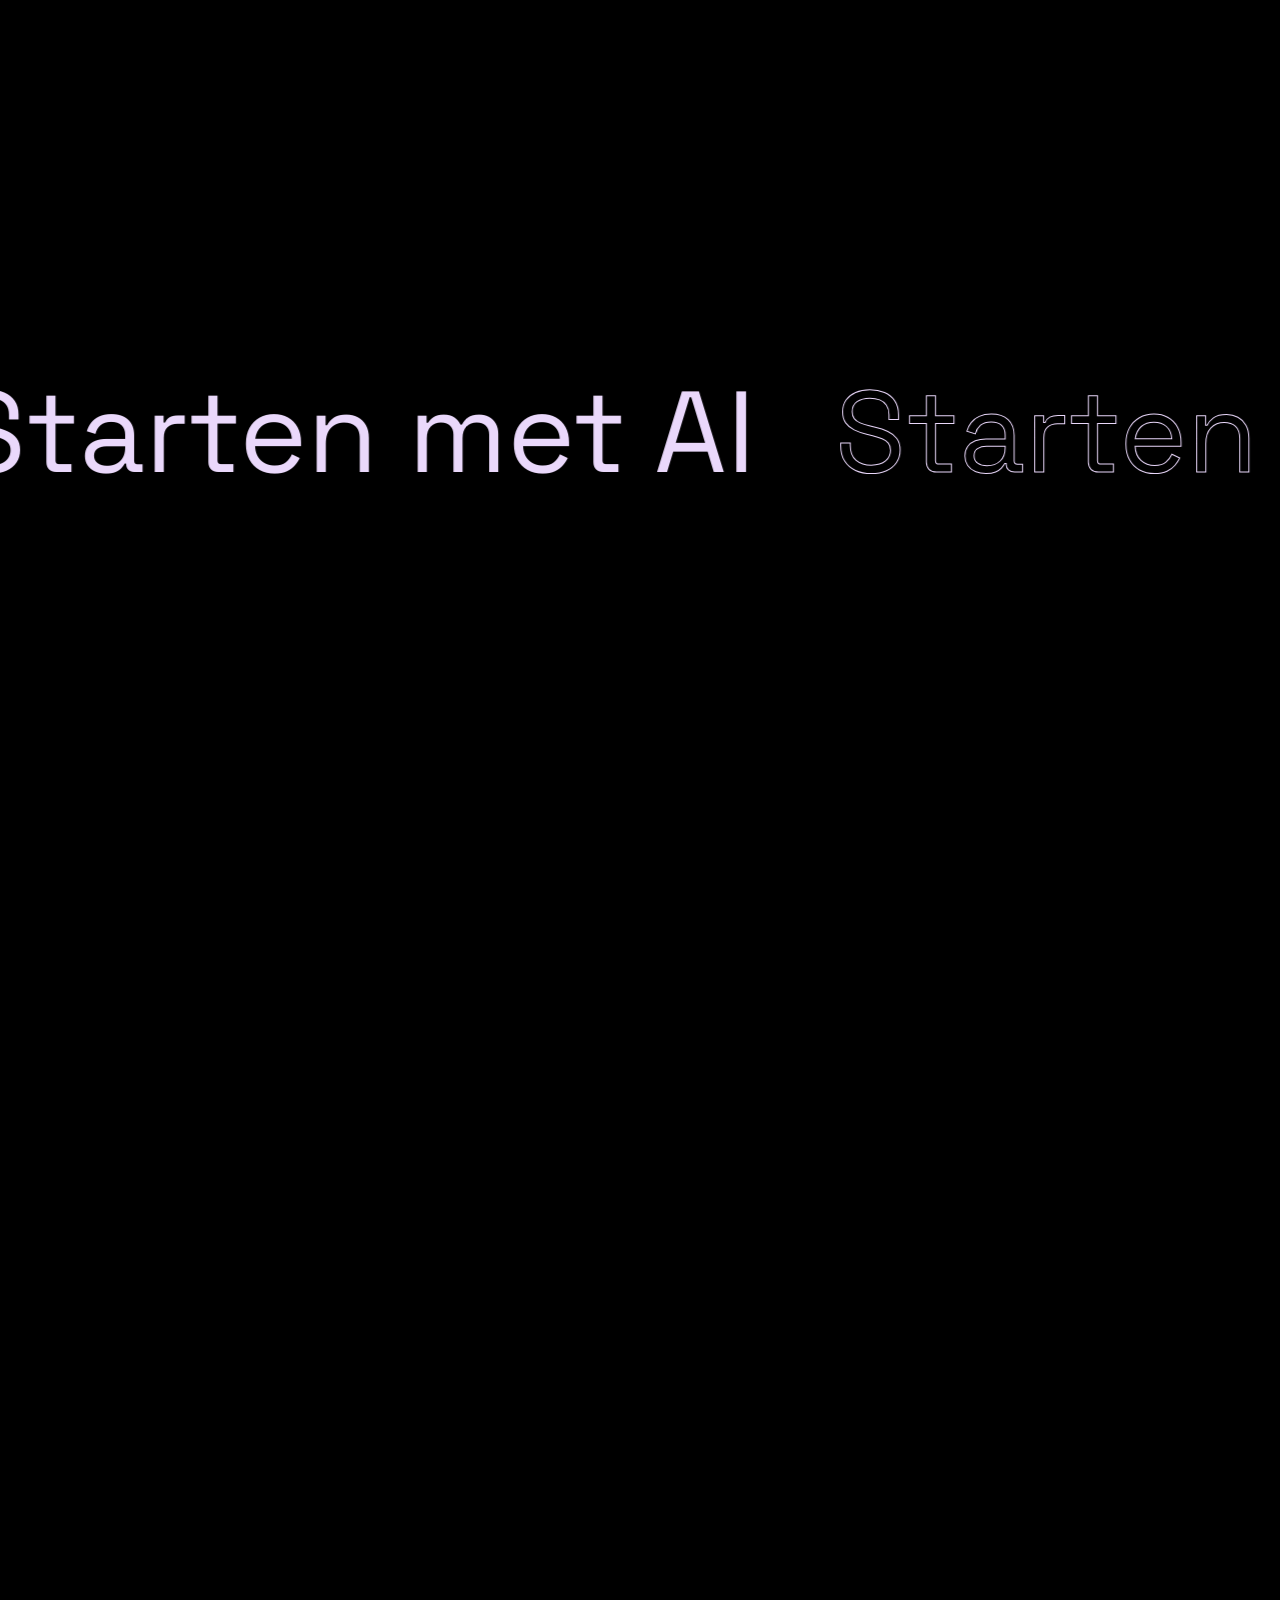
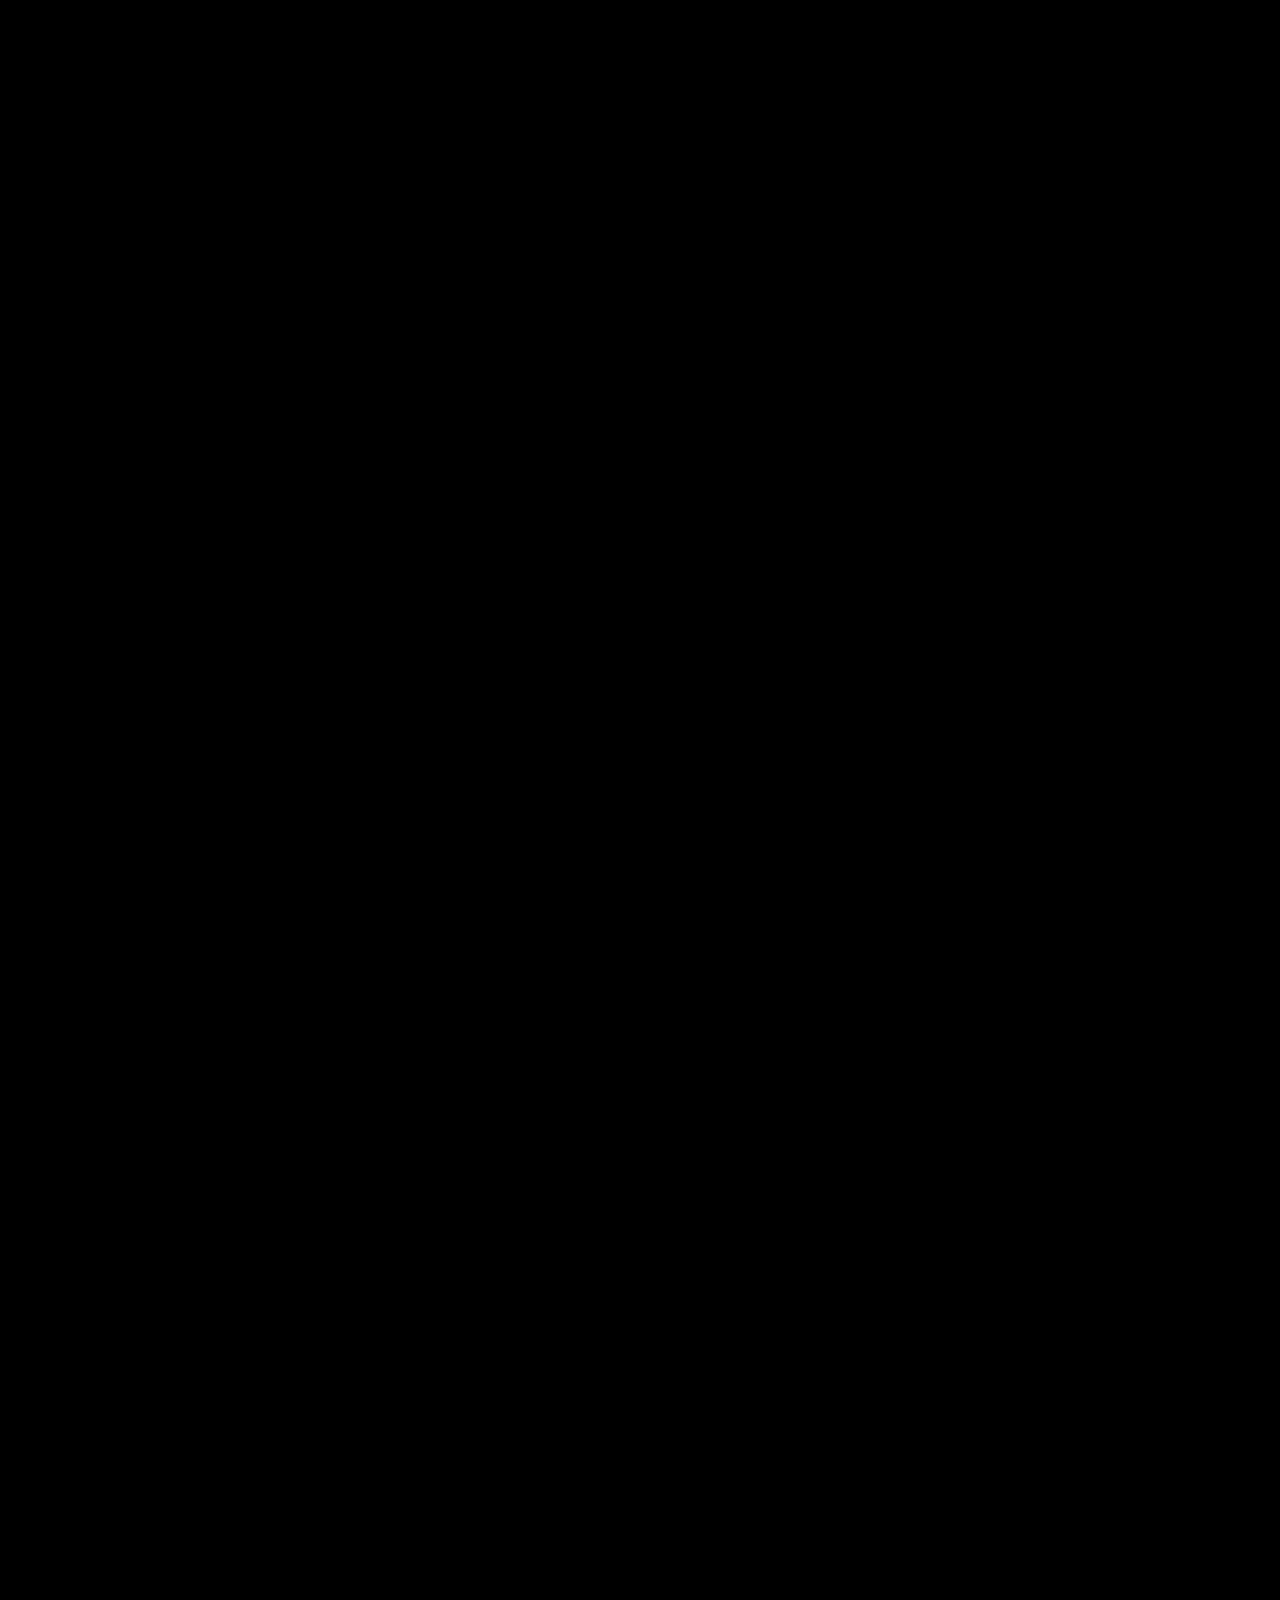
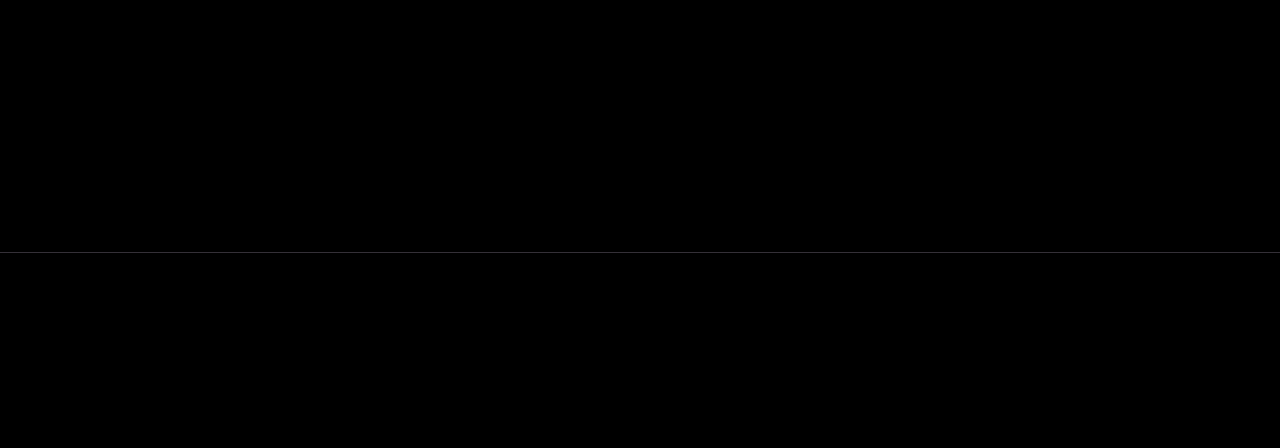
<file: home/index.html>
<!DOCTYPE html><html lang="nl"><head><meta charset="utf-8"><title>Agentis</title>
<meta http-equiv="refresh" content="0; url=/"><link rel="canonical" href="/"></head>
<body><a href="/">Ga verder</a></body></html>
</file>
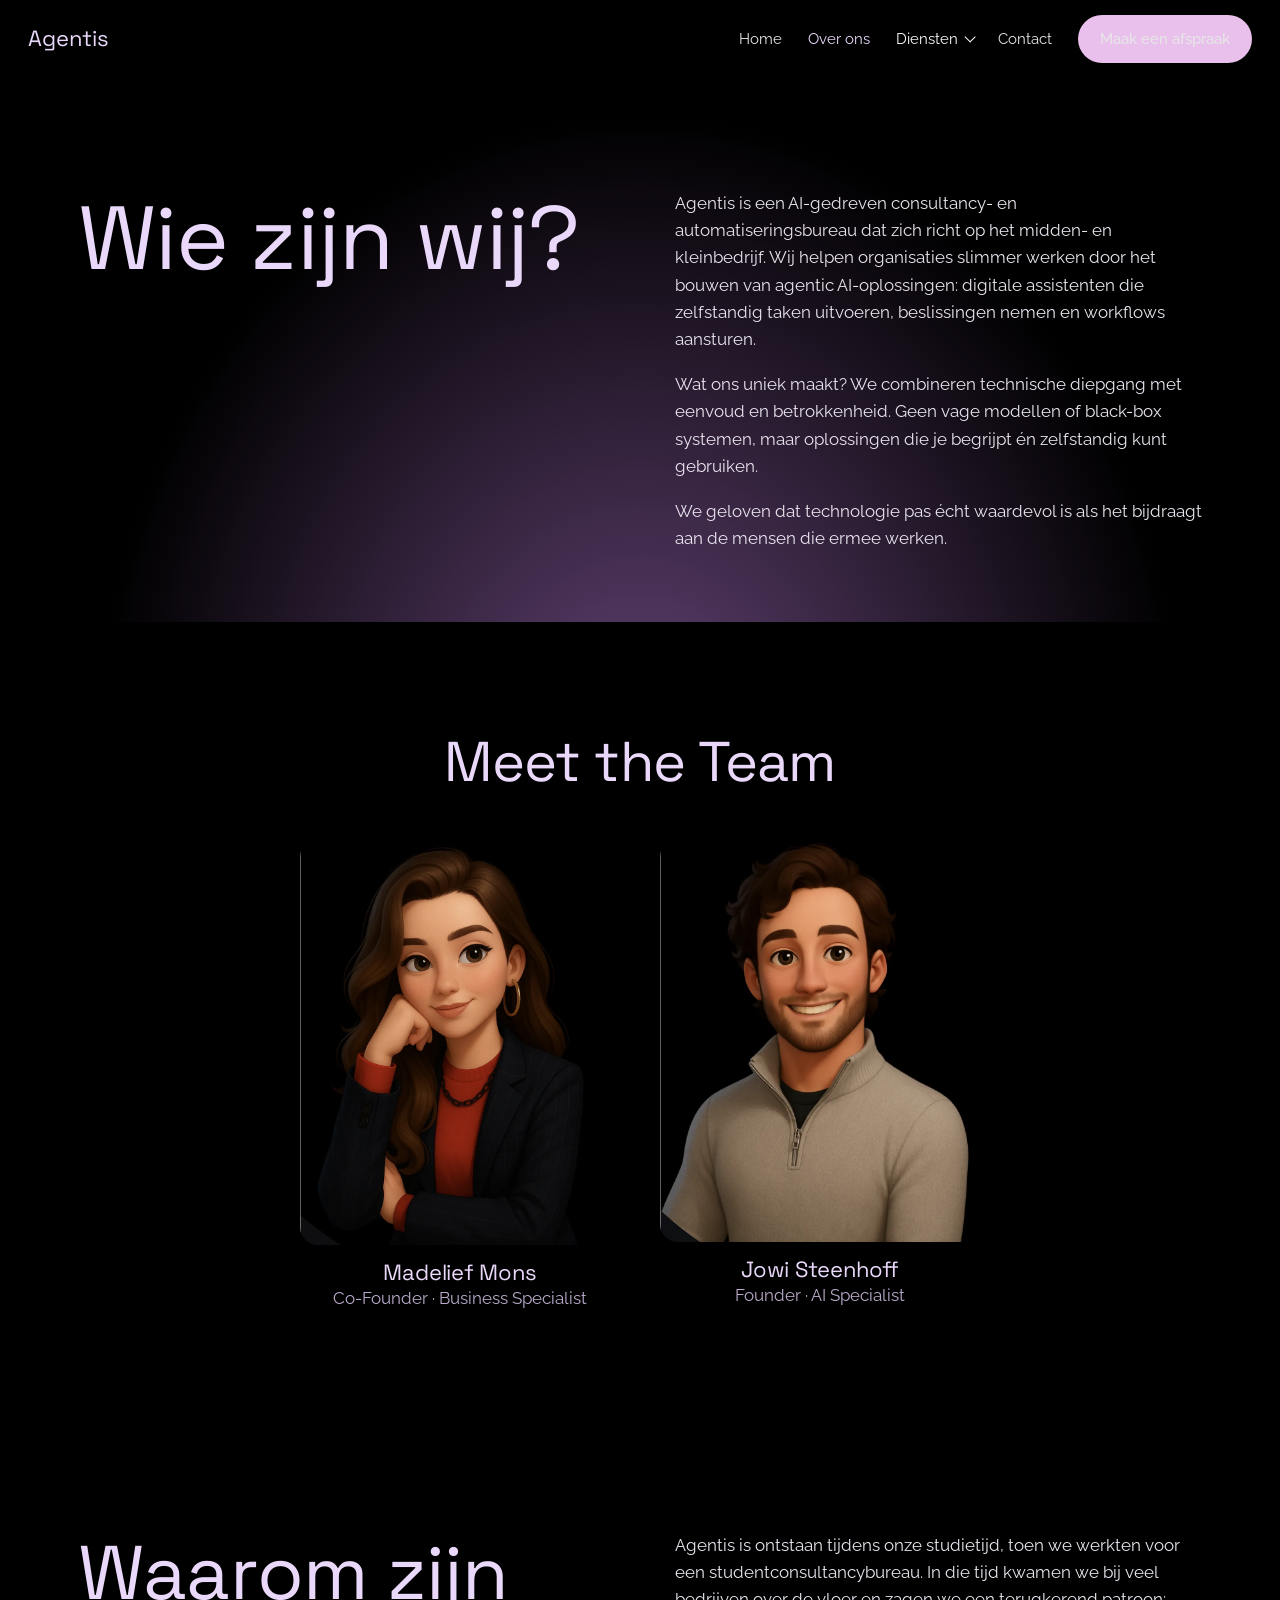
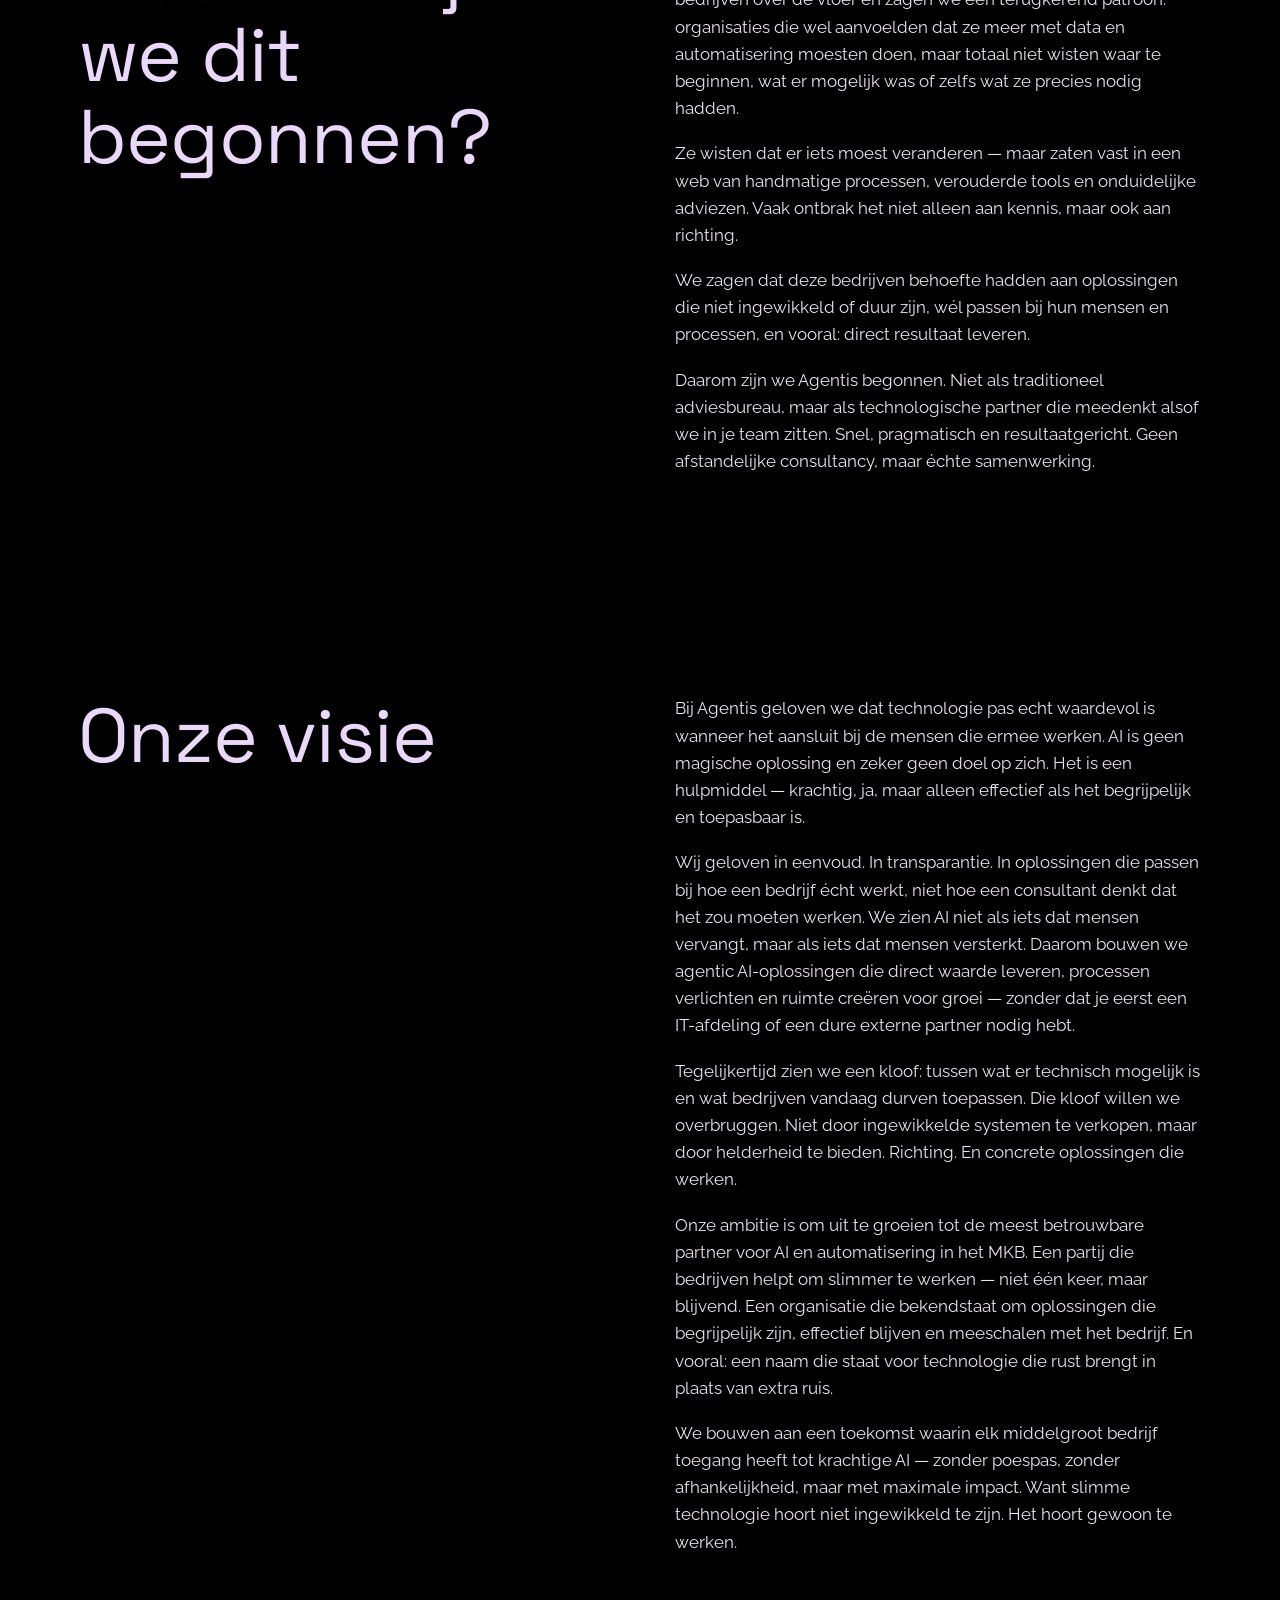
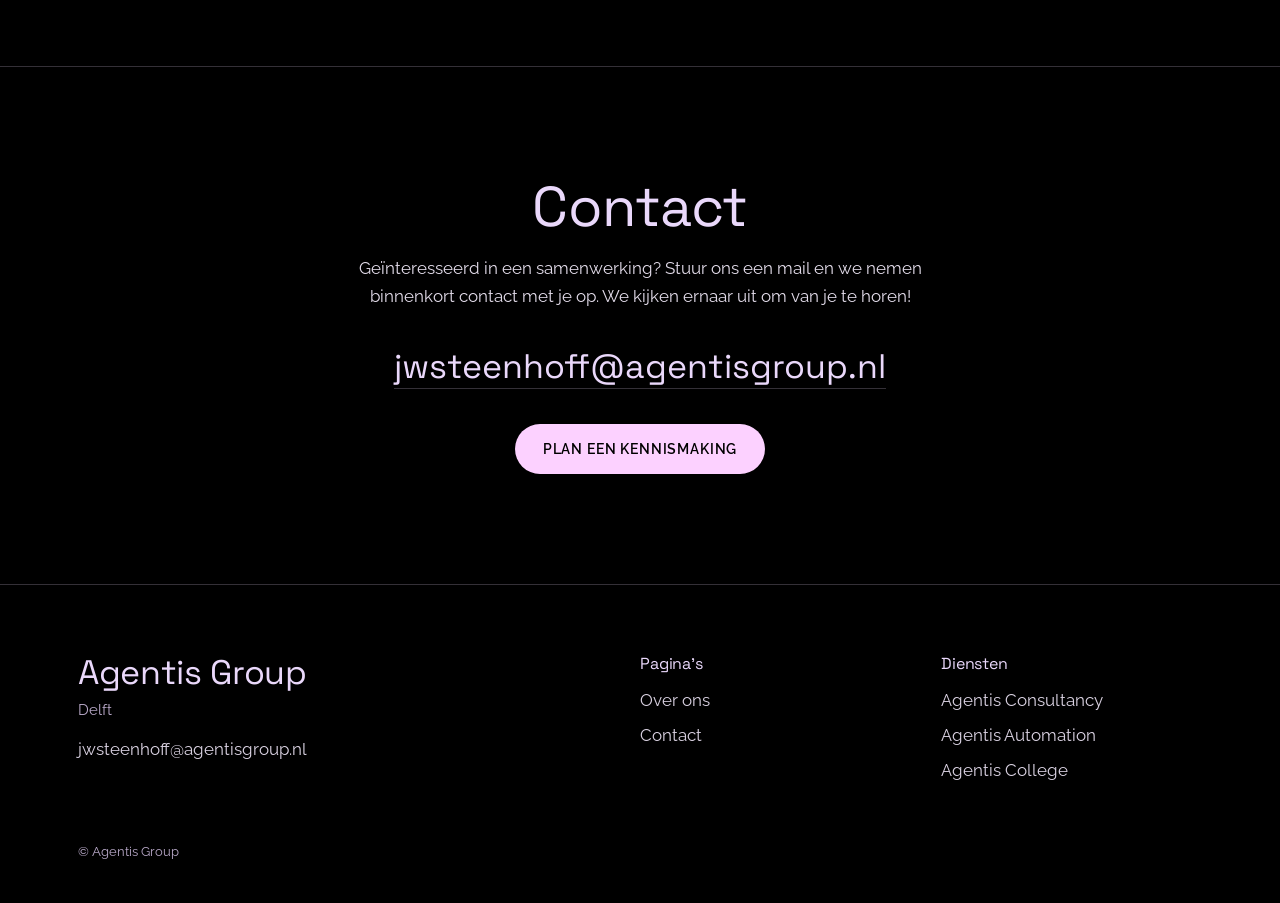
<file: overons/index.html>
<!DOCTYPE html>
<html lang="nl"><head><meta charset="utf-8">
<meta name="viewport" content="width=device-width,initial-scale=1">
<title>Over ons — Agentis</title>
<meta name="description" content="Wie zijn wij: Agentis, AI-consultancy en automatisering voor het MKB.">
<meta property="og:title" content="Over ons — Agentis"><meta property="og:description" content="Wie zijn wij: Agentis, AI-consultancy en automatisering voor het MKB.">
<link rel="icon" href="/assets/favicon.svg" type="image/svg+xml">
<link rel="preconnect" href="https://fonts.googleapis.com"><link rel="preconnect" href="https://fonts.gstatic.com" crossorigin>
<link href="https://fonts.googleapis.com/css2?family=Raleway:wght@400;500;600&family=Space+Grotesk:wght@400;500&display=swap" rel="stylesheet">
<link rel="stylesheet" href="/assets/style.css">
</head><body>
<header class="site-header"><div class="wrap">
<a class="logo" href="/">Agentis</a>
<button class="burger" aria-label="Menu" aria-expanded="false"><span></span><span></span><span></span></button>
<nav class="main">
<a href="/">Home</a>
<a href="/overons/" aria-current="page">Over ons</a>
<div class="dropdown"><button type="button">Diensten</button><div class="menu">
<a href="/automation/">Agentis Automation</a>
<a href="/agentis-consultancy/">Agentis Consultancy</a>
<a href="/agentis-college/">Agentis College</a>
</div></div>
<a href="/contact/">Contact</a>
<a class="btn btn-nav" href="mailto:jwsteenhoff@agentisgroup.nl?subject=Kennismaking%20Agentis">Maak een afspraak</a>
</nav></div></header>
<main>

<section class="page-hero"><div class="wrap split">
<h1>Wie zijn wij?</h1>
<div class="prose reveal">
<p>Agentis is een AI-gedreven consultancy- en automatiseringsbureau dat zich richt op het midden- en kleinbedrijf. Wij helpen organisaties slimmer werken door het bouwen van agentic AI-oplossingen: digitale assistenten die zelfstandig taken uitvoeren, beslissingen nemen en workflows aansturen.</p>
<p>Wat ons uniek maakt? We combineren technische diepgang met eenvoud en betrokkenheid. Geen vage modellen of black-box systemen, maar oplossingen die je begrijpt én zelfstandig kunt gebruiken.</p>
<p>We geloven dat technologie pas écht waardevol is als het bijdraagt aan de mensen die ermee werken.</p>
</div></div></section>

<section><div class="wrap">
<h2 class="h2 reveal" style="text-align:center">Meet the Team</h2>
<div class="team">
<div class="reveal"><img src="/img/overons-01.webp" alt="Madelief Mons" loading="lazy"><h4>Madelief Mons</h4><p>Co-Founder · Business Specialist</p></div>
<div class="reveal"><img src="/img/overons-02.webp" alt="Jowi Steenhoff" loading="lazy"><h4>Jowi Steenhoff</h4><p>Founder · AI Specialist</p></div>
</div></div></section>

<section><div class="wrap split reveal">
<h2 class="big">Waarom zijn we dit begonnen?</h2>
<div class="prose">
<p>Agentis is ontstaan tijdens onze studietijd, toen we werkten voor een studentconsultancybureau. In die tijd kwamen we bij veel bedrijven over de vloer en zagen we een terugkerend patroon: organisaties die wel aanvoelden dat ze meer met data en automatisering moesten doen, maar totaal niet wisten waar te beginnen, wat er mogelijk was of zelfs wat ze precies nodig hadden.</p>
<p>Ze wisten dat er iets moest veranderen — maar zaten vast in een web van handmatige processen, verouderde tools en onduidelijke adviezen. Vaak ontbrak het niet alleen aan kennis, maar ook aan richting.</p>
<p>We zagen dat deze bedrijven behoefte hadden aan oplossingen die niet ingewikkeld of duur zijn, wél passen bij hun mensen en processen, en vooral: direct resultaat leveren.</p>
<p>Daarom zijn we Agentis begonnen. Niet als traditioneel adviesbureau, maar als technologische partner die meedenkt alsof we in je team zitten. Snel, pragmatisch en resultaatgericht. Geen afstandelijke consultancy, maar échte samenwerking.</p>
</div></div></section>

<section><div class="wrap split reveal">
<h2 class="big">Onze visie</h2>
<div class="prose">
<p>Bij Agentis geloven we dat technologie pas echt waardevol is wanneer het aansluit bij de mensen die ermee werken. AI is geen magische oplossing en zeker geen doel op zich. Het is een hulpmiddel — krachtig, ja, maar alleen effectief als het begrijpelijk en toepasbaar is.</p>
<p>Wij geloven in eenvoud. In transparantie. In oplossingen die passen bij hoe een bedrijf écht werkt, niet hoe een consultant denkt dat het zou moeten werken. We zien AI niet als iets dat mensen vervangt, maar als iets dat mensen versterkt. Daarom bouwen we agentic AI-oplossingen die direct waarde leveren, processen verlichten en ruimte creëren voor groei — zonder dat je eerst een IT-afdeling of een dure externe partner nodig hebt.</p>
<p>Tegelijkertijd zien we een kloof: tussen wat er technisch mogelijk is en wat bedrijven vandaag durven toepassen. Die kloof willen we overbruggen. Niet door ingewikkelde systemen te verkopen, maar door helderheid te bieden. Richting. En concrete oplossingen die werken.</p>
<p>Onze ambitie is om uit te groeien tot de meest betrouwbare partner voor AI en automatisering in het MKB. Een partij die bedrijven helpt om slimmer te werken — niet één keer, maar blijvend. Een organisatie die bekendstaat om oplossingen die begrijpelijk zijn, effectief blijven en meeschalen met het bedrijf. En vooral: een naam die staat voor technologie die rust brengt in plaats van extra ruis.</p>
<p>We bouwen aan een toekomst waarin elk middelgroot bedrijf toegang heeft tot krachtige AI — zonder poespas, zonder afhankelijkheid, maar met maximale impact. Want slimme technologie hoort niet ingewikkeld te zijn. Het hoort gewoon te werken.</p>
</div></div></section>
<section class="cta"><div class="wrap reveal">
<h2 class="h2">Contact</h2><p>Geïnteresseerd in een samenwerking? Stuur ons een mail en we nemen binnenkort contact met je op. We kijken ernaar uit om van je te horen!</p>
<a class="mail" href="mailto:jwsteenhoff@agentisgroup.nl">jwsteenhoff@agentisgroup.nl</a>
<div class="actions"><a class="btn btn-pink" href="mailto:jwsteenhoff@agentisgroup.nl?subject=Kennismaking%20Agentis">Plan een kennismaking</a></div>
</div></section>

</main>
<footer><div class="wrap"><div class="grid">
<div><h2>Agentis Group</h2><p class="note">Delft</p><p style="margin-top:14px"><a href="mailto:jwsteenhoff@agentisgroup.nl">jwsteenhoff@agentisgroup.nl</a></p></div>
<div><h4>Pagina’s</h4><ul><li><a href="/overons/">Over ons</a></li><li><a href="/contact/">Contact</a></li></ul></div>
<div><h4>Diensten</h4><ul><li><a href="/agentis-consultancy/">Agentis Consultancy</a></li><li><a href="/automation/">Agentis Automation</a></li><li><a href="/agentis-college/">Agentis College</a></li></ul></div>
</div><p class="legal">© Agentis Group</p></div></footer>
<script src="/assets/site.js"></script>
</body></html>
</file>
<file: assets/style.css>
:root{
  --bg:#000;
  --ink:#fafafa;
  --lav:#ead8fb;
  --pink:#fcd1ff;
  --muted:#b9a9c9;
  --line:rgba(234,216,251,.22);
  --head:'Space Grotesk',system-ui,sans-serif;
  --body:'Raleway',system-ui,sans-serif;
  --max:1180px;
}
*{box-sizing:border-box;margin:0;padding:0}
html{scroll-behavior:smooth}
body{background:var(--bg);color:var(--ink);font-family:var(--body);font-size:17px;line-height:1.6;-webkit-font-smoothing:antialiased}
img{max-width:100%;display:block}
a{color:inherit}
h1,h2,h3,h4{font-family:var(--head);font-weight:400;line-height:1.08;letter-spacing:-.01em}
.wrap{max-width:var(--max);margin:0 auto;padding:0 28px}
section{padding:110px 0}

/* header */
.site-header{position:fixed;inset:0 0 auto 0;z-index:50;transition:background .3s}
.site-header.scrolled{background:rgba(0,0,0,.82);backdrop-filter:blur(10px)}
.site-header .wrap{display:flex;align-items:center;justify-content:space-between;height:78px;max-width:1400px}
.logo{font-family:var(--head);font-size:22px;color:var(--lav);text-decoration:none}
nav.main{display:flex;align-items:center;gap:26px}
nav.main a{text-decoration:none;font-size:15px;color:var(--ink);opacity:.92}
nav.main a:hover,nav.main a[aria-current]{color:var(--lav);opacity:1}
.dropdown{position:relative}
.dropdown>button{background:none;border:0;color:var(--ink);font:inherit;font-size:15px;cursor:pointer;display:flex;align-items:center;gap:6px}
.dropdown>button::after{content:"";width:7px;height:7px;border-right:1.5px solid currentColor;border-bottom:1.5px solid currentColor;transform:rotate(45deg) translateY(-3px)}
.dropdown .menu{position:absolute;top:calc(100% + 14px);left:-18px;background:#0d0a10;border:1px solid var(--line);border-radius:14px;padding:10px;min-width:230px;display:none;flex-direction:column}
.dropdown .menu a{padding:9px 12px;border-radius:9px}
.dropdown .menu a:hover{background:rgba(234,216,251,.08)}
.dropdown:hover .menu,.dropdown:focus-within .menu{display:flex}
.btn{display:inline-block;font-family:var(--body);font-size:14px;font-weight:600;letter-spacing:.06em;text-transform:uppercase;text-decoration:none;border-radius:300px;padding:14px 28px;transition:transform .2s,background .2s,color .2s}
.btn:hover{transform:translateY(-1px)}
.btn-pink{background:var(--pink);color:#000}
.btn-pink:hover{background:#fff}
.btn-line{border:1px solid var(--lav);color:var(--lav)}
.btn-line:hover{background:var(--lav);color:#000}
.btn-nav{background:var(--pink);color:#000;text-transform:none;letter-spacing:0;font-size:15px;font-weight:500;padding:12px 22px}
.burger{display:none;background:none;border:0;width:40px;height:40px;cursor:pointer}
.burger span{display:block;width:24px;height:2px;background:var(--lav);margin:5px auto}

/* hero */
.hero{position:relative;min-height:88vh;display:flex;align-items:center;justify-content:center;text-align:center;padding:140px 0 90px;overflow:hidden;background:linear-gradient(160deg,#e9b8f5,#9b6bb3 55%,#3b2448)}
.hero canvas{position:absolute;inset:0;width:100%;height:100%}
.hero .wrap{position:relative;z-index:2;max-width:820px}
.hero h1{font-size:clamp(34px,6.4vw,78px);hyphens:auto;-webkit-hyphens:auto;overflow-wrap:break-word;color:#fff;margin-bottom:26px;text-shadow:0 2px 30px rgba(60,20,80,.25)}
.hero p{max-width:470px;margin:0 auto 30px;color:#fff;text-shadow:0 1px 12px rgba(40,10,60,.6)}
.page-hero{padding:190px 0 70px;background:radial-gradient(ellipse at 50% 120%,rgba(178,120,210,.55),transparent 60%)}
.page-hero h1{font-size:clamp(40px,7vw,92px);hyphens:auto;-webkit-hyphens:auto;overflow-wrap:break-word;color:var(--lav)}

/* layouts */
.split{display:grid;grid-template-columns:1fr 1fr;gap:70px;align-items:start}
.split.center{align-items:center}
.big{font-size:clamp(44px,6vw,76px);color:var(--lav)}
.h2{font-size:clamp(34px,4.4vw,56px);color:var(--lav);margin-bottom:26px}
.prose p+p{margin-top:18px}
.prose p{color:#e9e4ee}
.eyebrow{font-family:var(--head);font-size:20px;color:var(--lav);margin-bottom:6px}
.rounded{border-radius:18px}
.note{color:var(--muted);font-size:15px}

/* marquee */
.marquee{overflow:hidden;white-space:nowrap;padding:40px 0}
.marquee .track{display:inline-flex;gap:80px;animation:mq 22s linear infinite}
.marquee span{font-family:var(--head);font-size:clamp(60px,9vw,120px);color:var(--lav)}
.marquee span:nth-child(even){color:transparent;-webkit-text-stroke:1px var(--lav)}
@keyframes mq{to{transform:translateX(-50%)}}
.lead-center{max-width:620px;margin:0 auto;text-align:center;color:#e9e4ee}

/* cards */
.cards{display:grid;grid-template-columns:repeat(3,1fr);gap:34px;margin-top:50px}
.card img{aspect-ratio:4/3;object-fit:cover;border-radius:16px;margin-bottom:22px;width:100%}
.card h3{font-size:28px;margin-bottom:14px}
.card p{color:#e2dbe9;margin-bottom:24px}

/* steps */
.steps{display:grid;grid-template-columns:repeat(5,1fr);gap:22px;margin-top:46px;align-items:start}
.step img{aspect-ratio:1/1;object-fit:cover;border-radius:14px;margin-bottom:18px;width:100%}
.step h3{font-size:20px;hyphens:auto;-webkit-hyphens:auto;overflow-wrap:anywhere;color:var(--lav);margin-bottom:8px}
.step p{font-size:15px;color:#d9d1e1}

/* use cases */
.cases{display:grid;grid-template-columns:repeat(3,1fr);gap:28px;margin-top:46px}
.case{border:1px solid var(--line);border-radius:18px;overflow:hidden;background:#07050a}
.case img{aspect-ratio:16/10;object-fit:cover;width:100%}
.case div{padding:22px 24px 26px}
.case h3{font-size:22px;color:var(--lav);margin-bottom:10px}
.case p{font-size:15px;color:#d9d1e1}

/* projects */
.project{display:grid;grid-template-columns:1fr 1.15fr;gap:56px;align-items:start;padding:54px 0;border-top:1px solid var(--line)}
.project:first-of-type{border-top:0}
.project img{border-radius:16px;width:100%;aspect-ratio:4/3;object-fit:cover}
.project h3{font-size:32px;color:var(--lav);margin-bottom:12px}
.project>div>p{color:#e2dbe9;margin-bottom:20px}
details{border-top:1px solid var(--line);padding:16px 0}
details:last-child{border-bottom:1px solid var(--line)}
summary{cursor:pointer;font-family:var(--head);font-size:20px;list-style:none;display:flex;justify-content:space-between}
summary::-webkit-details-marker{display:none}
summary::after{content:"+";color:var(--lav)}
details[open] summary::after{content:"–"}
details p,details ul{margin-top:12px;color:#d9d1e1;font-size:16px}
details ul{padding-left:20px}

/* team */
.team{display:grid;grid-template-columns:repeat(2,minmax(0,320px));gap:40px;justify-content:center;margin-top:46px;text-align:center}
.team img{border-radius:18px;margin-bottom:16px;width:100%}
.team h4{font-size:22px;color:var(--lav)}
.team p{color:var(--muted)}

/* cta / contact */
.cta{text-align:center;border-top:1px solid var(--line)}
.cta .h2{margin-bottom:18px}
.cta p{max-width:600px;margin:0 auto 30px;color:#e2dbe9}
.mail{font-family:var(--head);font-size:clamp(22px,3vw,34px);color:var(--lav);text-decoration:none;border-bottom:1px solid var(--line)}
.mail:hover{border-color:var(--lav)}
.actions{display:flex;gap:14px;justify-content:center;flex-wrap:wrap;margin-top:30px}

/* footer */
footer{border-top:1px solid var(--line);padding:70px 0 40px}
footer .grid{display:grid;grid-template-columns:2fr 1fr 1fr;gap:40px}
footer h2{font-size:34px;color:var(--lav);margin-bottom:6px}
footer h4{font-size:16px;color:var(--lav);margin-bottom:14px}
footer ul{list-style:none}
footer li{margin-bottom:8px}
footer a{text-decoration:none;color:#d9d1e1}
footer a:hover{color:var(--lav)}
footer .legal{margin-top:50px;font-size:13px;color:var(--muted)}

/* reveal */
.reveal{opacity:0;transform:translateY(24px);transition:opacity .8s ease,transform .8s ease}
.reveal.in{opacity:1;transform:none}
@media (prefers-reduced-motion:reduce){.reveal{opacity:1;transform:none;transition:none}.marquee .track{animation:none}}

@media (max-width:960px){
  section{padding:80px 0}
  .split,.project{grid-template-columns:1fr;gap:36px}
  .cards,.cases{grid-template-columns:1fr 1fr}
  .steps{grid-template-columns:1fr 1fr}
  footer .grid{grid-template-columns:1fr 1fr}
}
@media (max-width:760px){
  .burger{display:block}
  nav.main{position:fixed;inset:78px 0 auto 0;background:#000;flex-direction:column;align-items:flex-start;padding:24px 28px 34px;gap:18px;border-bottom:1px solid var(--line);display:none}
  nav.main.open{display:flex}
  .dropdown .menu{position:static;display:flex;border:0;padding:6px 0 0 10px;background:none;min-width:0}
  .dropdown>button::after{display:none}
  .cards,.cases,.steps,.team{grid-template-columns:1fr}
  footer .grid{grid-template-columns:1fr}
  body{font-size:16px}
}
</file>
